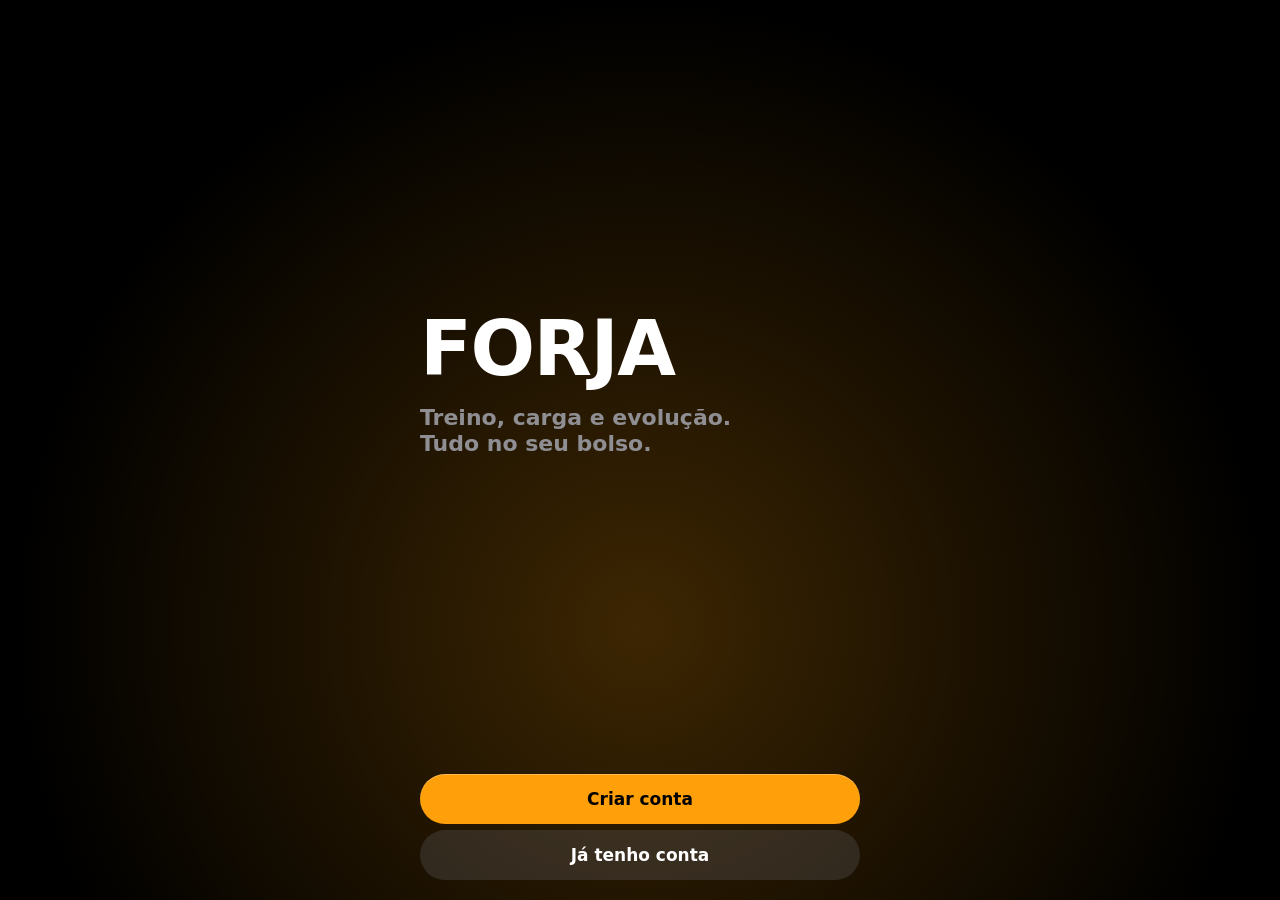
<file: index.html>
<!doctype html>
<html lang="pt-BR" data-theme="dark">
<head>
  <meta charset="utf-8">
  <meta name="viewport" content="width=device-width, initial-scale=1, viewport-fit=cover">
  <meta name="theme-color" content="#000000">
  <meta name="color-scheme" content="dark light">
  <meta name="apple-mobile-web-app-capable" content="yes">
  <meta name="mobile-web-app-capable" content="yes">
  <meta name="apple-mobile-web-app-status-bar-style" content="black-translucent">
  <meta name="apple-mobile-web-app-title" content="FORJA">
  <meta name="description" content="FORJA — treinos, cargas e evolução.">
  <title>FORJA</title>
  <link rel="icon" href="assets/icons/icon.svg" type="image/svg+xml">
  <link rel="apple-touch-icon" href="assets/icons/icon.svg">

  <!-- Aplica tema e preferência de movimento antes da primeira pintura (evita flash) -->
  <script>
    (function () {
      try {
        // Preferências da conta logada (forja.u.<id>.settings); antes do login, as antigas
        var sess = JSON.parse(localStorage.getItem('forja.session') || 'null');
        var key = sess && sess.user ? 'forja.u.' + sess.user.id + '.settings' : 'forja.settings';
        var s = JSON.parse(localStorage.getItem(key) || '{}');
        if (sess && sess.user && sess.user.plan === 'premium') document.documentElement.classList.add('is-premium');
        var t = s.theme || 'dark';
        if (t === 'system') t = matchMedia('(prefers-color-scheme: light)').matches ? 'light' : 'dark';
        document.documentElement.setAttribute('data-theme', t);
        if (s.animations === false) document.documentElement.classList.add('no-motion');
      } catch (e) {}
    })();
  </script>

  <link rel="stylesheet" href="css/style.css">
  <!-- Reset + utilitários (antes vinham do Tailwind via CDN). Fica depois de style.css de propósito. -->
  <link rel="stylesheet" href="css/base.css">
</head>
<body>
  <div id="app" class="app" hidden>
    <header id="topbar" class="topbar" aria-hidden="true">
      <span id="topbar-title" class="topbar-title"></span>
    </header>

    <main id="view" class="view" tabindex="-1"></main>

    <nav id="tabbar" class="tabbar" aria-label="Navegação principal"></nav>
  </div>

  <!-- Treino em andamento, minimizado -->
  <button id="active-bar" class="active-bar" type="button" hidden aria-label="Voltar ao treino em andamento"></button>

  <!-- Modo treino (tela cheia, sem barra de navegação) -->
  <div id="training" class="training" hidden role="dialog" aria-modal="true" aria-label="Modo treino"></div>

  <div id="onboarding" class="onboarding" hidden></div>

  <!-- Entrar / criar conta / escolher plano -->
  <div id="auth" class="onboarding auth" hidden></div>

  <div id="toast-host" class="toast-host" aria-live="polite"></div>

  <script src="js/config.js"></script>
  <script src="js/utils.js"></script>
  <script src="js/storage.js"></script>
  <script src="js/backend.js"></script>
  <script src="js/statistics.js"></script>
  <script src="js/exercises.js"></script>
  <script src="js/workouts.js"></script>
  <script src="js/sessions.js"></script>
  <script src="js/programs.js"></script>
  <script src="js/balance.js"></script>
  <script src="js/reminders.js"></script>
  <script src="js/progress.js"></script>
  <script src="js/share.js"></script>
  <script src="js/plans.js"></script>
  <script src="js/auth.js"></script>
  <script src="js/app.js"></script>
</body>
</html>
</file>
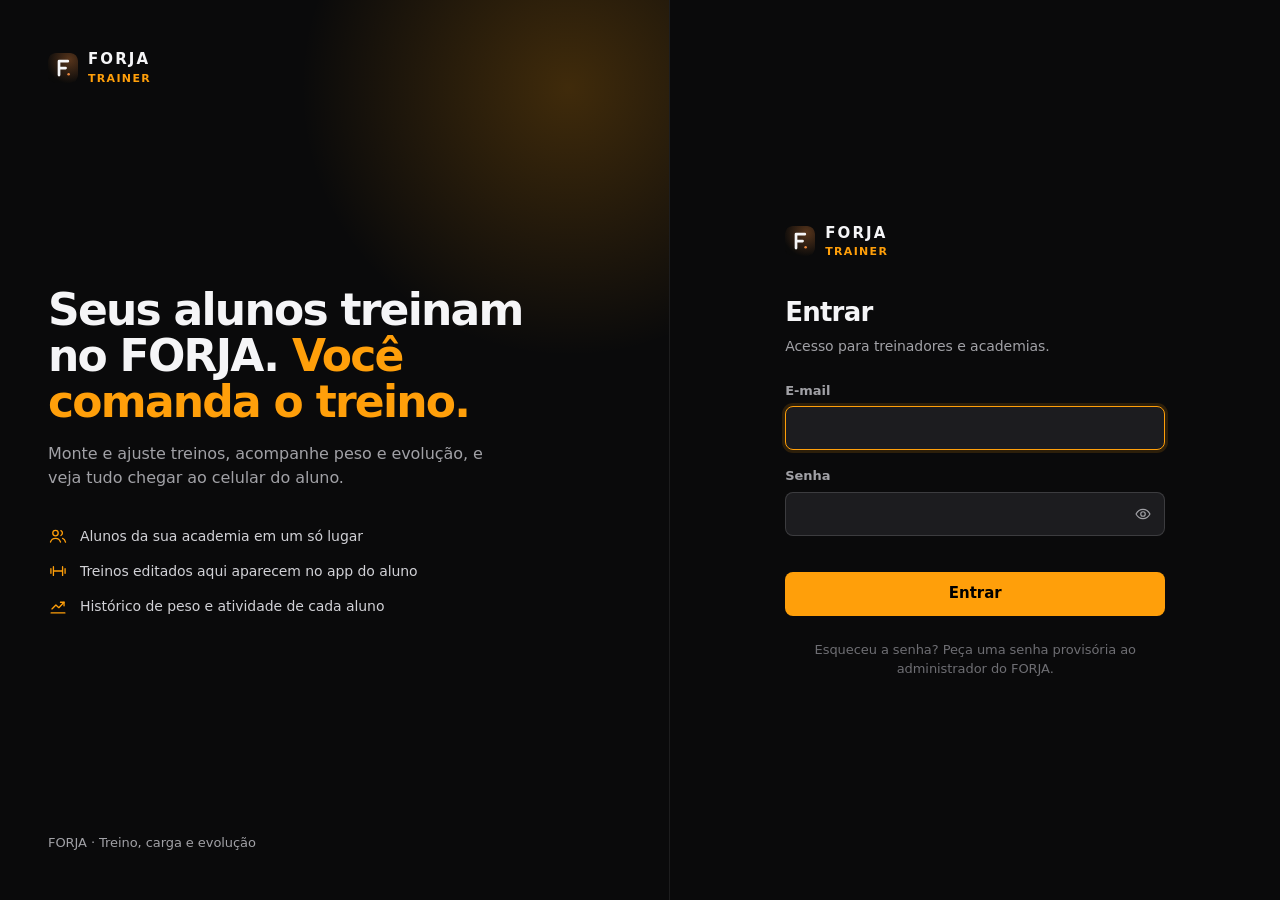
<file: trainer/index.html>
<!doctype html>
<html lang="pt-BR" data-theme="dark">
<head>
  <meta charset="utf-8">
  <meta name="viewport" content="width=device-width, initial-scale=1">
  <meta name="color-scheme" content="dark light">
  <meta name="robots" content="noindex">
  <meta name="description" content="FORJA Trainer — gestão de alunos e treinos para academias.">
  <title>FORJA Trainer</title>
  <link rel="icon" href="../assets/icons/icon.svg" type="image/svg+xml">

  <!-- Tema antes da primeira pintura (preferência local, não é dado de negócio) -->
  <script>
    (function () {
      try {
        var t = localStorage.getItem('forja.trainer.theme') || 'dark';
        if (t === 'system') t = matchMedia('(prefers-color-scheme: light)').matches ? 'light' : 'dark';
        document.documentElement.setAttribute('data-theme', t);
      } catch (e) {}
    })();
  </script>
  <link rel="stylesheet" href="css/trainer.css">
</head>
<body>
  <div id="root"></div>
  <div id="toasts" class="toasts" aria-live="polite"></div>

  <!-- Reaproveitado do app FORJA: configuração (URL do Apps Script), utilitários/ícones e a biblioteca de exercícios -->
  <script src="../js/config.js"></script>
  <script src="../js/utils.js"></script>
  <script>
    // A biblioteca de exercícios do app lê os exercícios personalizados do Store.
    // No Dashboard, o "Store" só guarda os personalizados do aluno aberto (vindos da API).
    window.Store = (function () {
      var custom = [];
      return {
        get: function (key) { return key === 'exercises' ? custom : key === 'settings' ? { unit: 'kg' } : []; },
        update: function () {}, set: function () {},
        setCustomExercises: function (list) { custom = Object.freeze((list || []).slice()); }
      };
    })();
  </script>
  <script src="../js/exercises.js"></script>

  <script src="js/api.js"></script>
  <script src="js/ui.js"></script>
  <script src="js/views.js"></script>
  <script src="js/editor.js"></script>
  <script src="js/app.js"></script>
</body>
</html>
</file>
<file: css/style.css>
/* ==========================================================================
   FORJA — Design System
   Tokens · Tipografia · Componentes · Movimento
   ========================================================================== */

/* ---------- Tokens ---------- */
:root {
  --font: -apple-system, BlinkMacSystemFont, "SF Pro Text", "SF Pro Display", "Segoe UI Variable Text", "Segoe UI", Roboto, Inter, system-ui, sans-serif;
  --font-rounded: ui-rounded, "SF Pro Rounded", -apple-system, BlinkMacSystemFont, "Segoe UI Variable Display", "Segoe UI", Roboto, system-ui, sans-serif;

  --ease-out: cubic-bezier(.22, 1, .36, 1);
  --ease-sheet: cubic-bezier(.32, .72, 0, 1);
  --dur-1: 150ms;
  --dur-2: 200ms;
  --dur-3: 300ms;

  --r-xl: 28px;
  --r-lg: 22px;
  --r-md: 16px;
  --r-sm: 12px;

  --safe-top: env(safe-area-inset-top, 0px);
  --safe-bottom: env(safe-area-inset-bottom, 0px);
  --safe-left: env(safe-area-inset-left, 0px);
  --safe-right: env(safe-area-inset-right, 0px);

  --gutter: 20px;
  --app-w: 520px;
  --tab-h: 58px;
  --top-h: 48px;
}

:root,
[data-theme="dark"] {
  /* Cores do sistema iOS (modo escuro, fundo agrupado) */
  --bg: #000000;
  --surface: #1C1C1E;
  --surface-2: #2C2C2E;
  --surface-3: #3A3A3C;
  --text: #FFFFFF;
  --text-2: #8E8E93;
  --text-3: #48484A;
  --sep: rgba(84, 84, 88, 0.55);
  --hairline: rgba(255, 255, 255, 0.07);
  --fill: rgba(118, 118, 128, 0.24);
  --fill-2: rgba(118, 118, 128, 0.18);

  --accent: #FF9F0A;             /* systemOrange */
  --chart: #FF9F0A;
  --accent-soft: rgba(255, 159, 10, 0.16);
  --accent-glow: rgba(255, 159, 10, 0.24);
  --on-accent: #000000;

  --glass: rgba(28, 28, 30, 0.62);
  --glass-strong: rgba(36, 36, 38, 0.78);
  --glass-edge: rgba(255, 255, 255, 0.14);
  --glass-shine: rgba(255, 255, 255, 0.10);
  --sheet-bg: #1C1C1E;
  --sheet-fill: #2C2C2E;
  --backdrop: rgba(0, 0, 0, 0.48);
  --shadow-card: none;
  --shadow-float: 0 12px 36px rgba(0, 0, 0, 0.55);
  --thumb: #636366;
  --seg-thumb: #636366;

  --danger: #FF453A;
  --success: #30D158;
  --blue: #0A84FF; --green: #30D158; --red: #FF453A; --purple: #BF5AF2; --pink: #FF375F;
  --indigo: #5E5CE6; --teal: #40C8E0; --yellow: #FFD60A; --gray: #8E8E93; --orange: #FF9F0A;
  color-scheme: dark;
}

[data-theme="light"] {
  /* Cores do sistema iOS (modo claro, fundo agrupado) */
  --bg: #F2F2F7;
  --surface: #FFFFFF;
  --surface-2: #EEEEF0;
  --surface-3: #E3E3E8;
  --text: #000000;
  --text-2: #6D6D72;
  --text-3: #C4C4C7;
  --sep: rgba(60, 60, 67, 0.2);
  --hairline: rgba(0, 0, 0, 0.05);
  --fill: rgba(118, 118, 128, 0.12);
  --fill-2: rgba(118, 118, 128, 0.08);

  --accent: #BF5A00;             /* laranja do iOS, escurecido para ler bem sobre branco */
  --chart: #E06B00;
  --accent-soft: rgba(255, 149, 0, 0.13);
  --accent-glow: rgba(255, 149, 0, 0.22);
  --on-accent: #FFFFFF;

  --glass: rgba(255, 255, 255, 0.62);
  --glass-strong: rgba(255, 255, 255, 0.82);
  --glass-edge: rgba(255, 255, 255, 0.7);
  --glass-shine: rgba(255, 255, 255, 0.55);
  --sheet-bg: #F2F2F7;
  --sheet-fill: #FFFFFF;
  --backdrop: rgba(0, 0, 0, 0.22);
  --shadow-card: none;
  --shadow-float: 0 10px 30px rgba(0, 0, 0, 0.12);
  --thumb: #FFFFFF;
  --seg-thumb: #FFFFFF;

  --danger: #FF3B30;
  --success: #34C759;
  --blue: #007AFF; --green: #34C759; --red: #FF3B30; --purple: #AF52DE; --pink: #FF2D55;
  --indigo: #5856D6; --teal: #30B0C7; --yellow: #FFCC00; --gray: #8E8E93; --orange: #FF9500;
  color-scheme: light;
}

/* ---------- Base ---------- */
html {
  background: var(--bg);
  -webkit-text-size-adjust: 100%;
  text-size-adjust: 100%;
}

body {
  margin: 0;
  min-height: 100dvh;
  background: var(--bg);
  color: var(--text);
  font-family: var(--font);
  font-size: 17px;
  line-height: 1.4;
  letter-spacing: -0.01em;
  -webkit-font-smoothing: antialiased;
  -moz-osx-font-smoothing: grayscale;
  -webkit-tap-highlight-color: transparent;
  overscroll-behavior-y: none;
  transition: background-color var(--dur-3) ease, color var(--dur-3) ease;
}

::selection { background: var(--accent-soft); }

.lock-scroll { overflow: hidden; }

button { -webkit-user-select: none; user-select: none; touch-action: manipulation; }

:focus-visible { outline: 2px solid var(--accent); outline-offset: 3px; border-radius: 8px; }

.num { font-variant-numeric: tabular-nums; }

/* ---------- Tipografia ---------- */
.t-display {
  font-size: clamp(56px, 18vw, 76px);
  font-weight: 800;
  letter-spacing: -0.045em;
  line-height: 0.95;
}
.t-large-title {
  font-size: 34px;
  font-weight: 700;
  letter-spacing: -0.03em;
  line-height: 1.08;
}
.t-title {
  font-size: 28px;
  font-weight: 700;
  letter-spacing: -0.025em;
  line-height: 1.12;
}
.t-title-2 {
  font-size: 22px;
  font-weight: 600;
  letter-spacing: -0.02em;
  line-height: 1.2;
}
.t-headline { font-size: 17px; font-weight: 600; letter-spacing: -0.015em; }
.t-body { font-size: 17px; }
.t-sub { font-size: 17px; color: var(--text-2); line-height: 1.45; }
.t-callout { font-size: 15px; color: var(--text-2); line-height: 1.45; }
.t-footnote { font-size: 13px; color: var(--text-2); line-height: 1.4; }
.t-eyebrow {
  font-size: 12px;
  font-weight: 600;
  letter-spacing: 0.09em;
  text-transform: uppercase;
  color: var(--text-2);
}
.t-muted { color: var(--text-2); }
.t-faint { color: var(--text-3); }
.t-accent { color: var(--accent); }

.wordmark {
  font-weight: 800;
  letter-spacing: 0.22em;
  font-size: 13px;
}

/* ---------- Layout do app ---------- */
.app {
  position: relative;
  max-width: var(--app-w);
  margin: 0 auto;
  min-height: 100dvh;
}

/* clip (e não hidden): corta o deslize lateral das transições sem quebrar a navbar sticky */
.view { outline: none; overflow-x: clip; }

.page {
  padding: calc(var(--safe-top) + 20px) calc(var(--gutter) + var(--safe-right))
           calc(var(--tab-h) + var(--safe-bottom) + 48px) calc(var(--gutter) + var(--safe-left));
}

.page-header {
  display: flex;
  align-items: flex-end;
  justify-content: space-between;
  gap: 16px;
  padding-top: 28px;
}
.page-header .icon-btn { margin-bottom: 2px; flex: none; }

.section { margin-top: 48px; }

.chips { display: flex; flex-wrap: wrap; gap: 8px; }
.chip {
  display: inline-flex;
  align-items: center;
  height: 36px;
  padding: 0 16px;
  border-radius: 9999px;
  background: var(--surface-2);
  color: var(--text);
  font-size: 15px;
  font-weight: 500;
}

.workout-swatch {
  flex: none;
  width: 10px; height: 10px;
  border-radius: 50%;
  background: var(--tint);
  box-shadow: 0 0 12px color-mix(in srgb, var(--tint) 60%, transparent);
}

.metrics-empty .metric-value { color: var(--text-3); }
.section-head {
  display: flex;
  align-items: baseline;
  justify-content: space-between;
  margin-bottom: 14px;
}

/* ---------- Top bar (título compacto ao rolar) ---------- */
.topbar {
  position: fixed;
  top: 0;
  left: 50%;
  z-index: 30;
  width: 100%;
  max-width: var(--app-w);
  height: calc(var(--top-h) + var(--safe-top));
  padding-top: var(--safe-top);
  transform: translateX(-50%);
  display: flex;
  align-items: center;
  justify-content: center;
  background: var(--glass);
  -webkit-backdrop-filter: saturate(180%) blur(20px);
  backdrop-filter: saturate(180%) blur(20px);
  border-bottom: 0.5px solid var(--sep);
  opacity: 0;
  pointer-events: none;
  transition: opacity var(--dur-2) var(--ease-out);
}
.topbar.is-visible { opacity: 1; pointer-events: auto; }
.topbar-title {
  font-size: 17px;
  font-weight: 600;
  letter-spacing: -0.015em;
  transform: translateY(4px);
  transition: transform var(--dur-3) var(--ease-out);
}
.topbar.is-visible .topbar-title { transform: none; }

/* ---------- Tab bar ---------- */
.tabbar {
  position: fixed;
  bottom: 0;
  left: 50%;
  z-index: 40;
  width: 100%;
  max-width: var(--app-w);
  transform: translateX(-50%);
  display: grid;
  grid-template-columns: repeat(5, 1fr);
  padding: 0 calc(6px + var(--safe-right)) var(--safe-bottom) calc(6px + var(--safe-left));
  background: var(--glass);
  -webkit-backdrop-filter: saturate(180%) blur(20px);
  backdrop-filter: saturate(180%) blur(20px);
  border-top: 0.5px solid var(--sep);
  transition: transform var(--dur-3) var(--ease-out), opacity var(--dur-2) ease;
}
.tabbar.is-hidden { transform: translate(-50%, 110%); opacity: 0; }

.tab {
  height: var(--tab-h);
  display: flex;
  flex-direction: column;
  align-items: center;
  justify-content: center;
  gap: 4px;
  color: var(--text-2);
  font-size: 10px;
  font-weight: 500;
  letter-spacing: 0.01em;
  transition: color var(--dur-2) ease;
}
.tab svg { transition: transform var(--dur-1) var(--ease-out); }
.tab:active svg { transform: scale(0.88); }
.tab[aria-current="page"] { color: var(--text); }
.tab[aria-current="page"] svg { stroke-width: 2; }

/* ---------- Home ---------- */
.home-top {
  display: flex;
  align-items: center;
  justify-content: space-between;
  height: 32px;
}
.home-hello { margin-top: 40px; }

/* ---------- Perfil ---------- */
.profile-id {
  display: flex;
  align-items: center;
  gap: 18px;
  width: 100%;
  margin-top: 28px;
  padding: 4px 0;
  text-align: left;
  color: var(--text);
}

/* ---------- Superfícies ---------- */
.card {
  background: var(--surface);
  border-radius: var(--r-lg);
  box-shadow: var(--shadow-card);
  padding: 22px;
  position: relative;
}
[data-theme="dark"] .card { box-shadow: 0 0 0 0.5px var(--hairline), var(--shadow-card); }

.pressable {
  cursor: pointer;
  transition: transform var(--dur-1) var(--ease-out), background-color var(--dur-2) ease, opacity var(--dur-1) ease;
}
.pressable:active { transform: scale(0.975); }

/* Hero — o elemento dominante da Home */
.hero {
  --tint: var(--accent);
  position: relative;
  overflow: hidden;
  isolation: isolate;
  border-radius: var(--r-xl);
  background: var(--surface);
  padding: 30px 26px 26px;
  min-height: 300px;
  display: flex;
  flex-direction: column;
}
[data-theme="dark"] .hero { box-shadow: 0 0 0 0.5px var(--hairline), var(--shadow-card); }
[data-theme="light"] .hero { box-shadow: var(--shadow-card); }

.hero::before {
  content: "";
  position: absolute;
  z-index: -1;
  top: -45%;
  right: -35%;
  width: 115%;
  aspect-ratio: 1;
  border-radius: 50%;
  background: radial-gradient(closest-side, color-mix(in srgb, var(--tint) 30%, transparent), transparent);
  opacity: 0.9;
  animation: glow 9s ease-in-out infinite alternate;
}
[data-theme="light"] .hero::before { opacity: 0.55; }

.hero::after {
  content: "";
  position: absolute;
  z-index: -1;
  inset: 0;
  opacity: 0.07;
  mix-blend-mode: overlay;
  pointer-events: none;
  background-image: url("data:image/svg+xml,%3Csvg xmlns='http://www.w3.org/2000/svg' width='160' height='160'%3E%3Cfilter id='n'%3E%3CfeTurbulence type='fractalNoise' baseFrequency='.85' numOctaves='2' stitchTiles='stitch'/%3E%3C/filter%3E%3Crect width='100%25' height='100%25' filter='url(%23n)'/%3E%3C/svg%3E");
}

@keyframes glow {
  from { transform: translate3d(0, 0, 0) scale(1); }
  to   { transform: translate3d(-6%, 5%, 0) scale(1.08); }
}

.hero-name {
  font-size: clamp(40px, 12vw, 52px);
  font-weight: 700;
  letter-spacing: -0.04em;
  line-height: 0.98;
}
.hero-meta { margin-top: 12px; font-size: 19px; font-weight: 500; letter-spacing: -0.015em; }
.hero-foot { margin-top: auto; padding-top: 36px; display: flex; align-items: center; justify-content: space-between; gap: 16px; }

.hero-icon {
  width: 52px; height: 52px;
  border-radius: 16px;
  display: grid; place-items: center;
  background: var(--accent-soft);
  color: var(--accent);
  margin-bottom: 28px;
}

/* Estatísticas grandes, com respiro */
.stats {
  display: grid;
  grid-template-columns: repeat(3, minmax(0, 1fr));
  gap: 12px;
}
.stat { display: flex; flex-direction: column; gap: 6px; min-width: 0; }
.stat-value {
  font-size: 30px;
  font-weight: 700;
  letter-spacing: -0.035em;
  line-height: 1;
  font-variant-numeric: tabular-nums;
  white-space: nowrap;
}
.stat-value small { font-size: 0.55em; font-weight: 600; letter-spacing: -0.01em; color: var(--text-2); margin-left: 2px; }
.stat-label { font-size: 12px; font-weight: 600; letter-spacing: 0.08em; text-transform: uppercase; color: var(--text-2); }
.stats.is-empty .stat-value { color: var(--text-3); }

/* Estatística grande isolada (Evolução) */
.metric { padding: 22px 0; border-top: 0.5px solid var(--sep); }
.metric:first-child { border-top: 0; padding-top: 0; }
.metric-value {
  font-size: 48px;
  font-weight: 700;
  letter-spacing: -0.045em;
  line-height: 1;
  font-variant-numeric: tabular-nums;
  margin-top: 10px;
}
.metric-value small { font-size: 0.42em; font-weight: 600; color: var(--text-2); letter-spacing: -0.01em; margin-left: 4px; }

/* ---------- Botões ---------- */
.btn {
  display: inline-flex;
  align-items: center;
  justify-content: center;
  gap: 8px;
  height: 52px;
  padding: 0 26px;
  border-radius: 9999px;
  font-size: 17px;
  font-weight: 600;
  letter-spacing: -0.015em;
  white-space: nowrap;
  cursor: pointer;
  transition: transform var(--dur-1) var(--ease-out), opacity var(--dur-2) ease, background-color var(--dur-2) ease, color var(--dur-2) ease;
}
.btn:active { transform: scale(0.965); }
.btn:disabled, .btn[aria-disabled="true"] { opacity: 0.32; pointer-events: none; }
.btn-primary { background: var(--accent); color: var(--on-accent); }
.btn-primary:active { opacity: 0.88; }
.btn-secondary { background: var(--surface-2); color: var(--text); }
.btn-ghost { background: transparent; color: var(--text); padding: 0 16px; }
.btn-ghost.is-muted { color: var(--text-2); }
.btn-danger { background: color-mix(in srgb, var(--danger) 14%, transparent); color: var(--danger); }
.btn-block { width: 100%; }
.btn-sm { height: 40px; padding: 0 18px; font-size: 15px; }

.icon-btn {
  width: 40px; height: 40px;
  display: inline-grid; place-items: center;
  border-radius: 50%;
  background: var(--surface-2);
  color: var(--text);
  cursor: pointer;
  transition: transform var(--dur-1) var(--ease-out), background-color var(--dur-2) ease;
}
.icon-btn:active { transform: scale(0.9); }
.icon-btn.is-plain { background: transparent; }

/* ---------- Listas agrupadas ---------- */
.group {
  background: var(--surface);
  border-radius: var(--r-lg);
  overflow: hidden;
}
[data-theme="dark"] .group { box-shadow: 0 0 0 0.5px var(--hairline); }
[data-theme="light"] .group { box-shadow: 0 1px 2px rgba(0, 0, 0, 0.03); }

.group-label { margin: 0 4px 10px; }
.group-note { margin: 10px 4px 0; }

.row {
  position: relative;
  display: flex;
  align-items: center;
  gap: 14px;
  width: 100%;
  min-height: 56px;
  padding: 12px 18px;
  text-align: left;
  color: var(--text);
  background: transparent;
  transition: background-color var(--dur-1) ease;
}
button.row, a.row, .row.is-tappable { cursor: pointer; }
button.row:active, a.row:active, .row.is-tappable:active { background: var(--surface-2); }
.row + .row::before {
  content: "";
  position: absolute;
  top: 0;
  left: 18px;
  right: 0;
  height: 0.5px;
  background: var(--sep);
}
.row-main { flex: 1; min-width: 0; }
.row-title { font-size: 17px; letter-spacing: -0.015em; }
.row-sub { font-size: 13px; color: var(--text-2); margin-top: 2px; }
.row-value { color: var(--text-2); font-size: 17px; font-variant-numeric: tabular-nums; white-space: nowrap; }
.row-chevron { color: var(--text-3); flex: none; }
.row-icon { flex: none; display: grid; place-items: center; width: 24px; color: var(--text-2); }
.row.is-danger .row-title, .row.is-danger .row-icon { color: var(--danger); }
.row-control { flex: none; width: 216px; }
.row-control.is-narrow { width: 112px; }
.group.has-icons .row + .row::before { left: 56px; }

/* ---------- Campos ---------- */
.field {
  display: block;
  width: 100%;
  height: 56px;
  padding: 0 18px;
  border-radius: var(--r-md);
  background: var(--surface-2);
  color: var(--text);
  font-size: 17px;
  letter-spacing: -0.015em;
  border: 1px solid transparent;
  outline: none;
  -webkit-appearance: none;
  appearance: none;
  transition: border-color var(--dur-2) ease, box-shadow var(--dur-2) ease, background-color var(--dur-2) ease;
}
.field::placeholder { color: var(--text-3); }
.field:focus { border-color: color-mix(in srgb, var(--accent) 55%, transparent); box-shadow: 0 0 0 4px var(--accent-soft); }
.field.is-invalid { border-color: color-mix(in srgb, var(--danger) 60%, transparent); box-shadow: 0 0 0 4px color-mix(in srgb, var(--danger) 12%, transparent); }

.field-wrap { position: relative; }
.field-suffix {
  position: absolute; right: 18px; top: 50%;
  transform: translateY(-50%);
  color: var(--text-2);
  font-size: 17px;
  pointer-events: none;
}
.field-error { min-height: 20px; margin-top: 8px; font-size: 13px; color: var(--danger); }

/* ---------- Controle segmentado ---------- */
.segmented {
  --count: 2;
  --index: 0;
  position: relative;
  display: grid;
  grid-template-columns: repeat(var(--count), minmax(0, 1fr));
  padding: 3px;
  border-radius: 12px;
  background: var(--surface-2);
  isolation: isolate;
}
.segmented-thumb {
  position: absolute;
  z-index: -1;
  top: 3px; bottom: 3px; left: 3px;
  width: calc((100% - 6px) / var(--count));
  border-radius: 9px;
  background: var(--seg-thumb);
  box-shadow: 0 3px 8px rgba(0, 0, 0, 0.12), 0 0 0 0.5px rgba(0, 0, 0, 0.04);
  transform: translateX(calc(var(--index) * 100%));
  transition: transform var(--dur-3) var(--ease-out);
}
.segmented button {
  height: 34px;
  font-size: 14px;
  font-weight: 500;
  color: var(--text-2);
  border-radius: 9px;
  transition: color var(--dur-2) ease;
}
.segmented button[aria-checked="true"] { color: var(--text); font-weight: 600; }

/* ---------- Toggle ---------- */
.toggle {
  position: relative;
  flex: none;
  width: 51px;
  height: 31px;
  border-radius: 9999px;
  background: var(--surface-3);
  cursor: pointer;
  transition: background-color var(--dur-2) ease;
}
.toggle::after {
  content: "";
  position: absolute;
  top: 2px; left: 2px;
  width: 27px; height: 27px;
  border-radius: 50%;
  background: #fff;
  box-shadow: 0 3px 8px rgba(0, 0, 0, 0.15), 0 1px 1px rgba(0, 0, 0, 0.16);
  transition: transform var(--dur-2) var(--ease-out), width var(--dur-1) ease;
}
.toggle:active::after { width: 32px; }
.toggle[aria-checked="true"] { background: var(--accent); }
.toggle[aria-checked="true"]::after { transform: translateX(20px); }
.toggle[aria-checked="true"]:active::after { transform: translateX(15px); }

/* ---------- Opções selecionáveis ---------- */
.option {
  display: flex;
  align-items: center;
  justify-content: space-between;
  gap: 12px;
  width: 100%;
  min-height: 60px;
  padding: 0 20px;
  border-radius: var(--r-md);
  background: var(--surface-2);
  color: var(--text);
  font-size: 17px;
  font-weight: 500;
  letter-spacing: -0.015em;
  text-align: left;
  cursor: pointer;
  box-shadow: inset 0 0 0 1.5px transparent;
  transition: transform var(--dur-1) var(--ease-out), box-shadow var(--dur-2) ease, background-color var(--dur-2) ease;
}
.option:active { transform: scale(0.98); }
.option + .option { margin-top: 10px; }
.option .option-check {
  width: 24px; height: 24px;
  border-radius: 50%;
  display: grid; place-items: center;
  color: var(--on-accent);
  background: transparent;
  box-shadow: inset 0 0 0 1.5px var(--text-3);
  transition: background-color var(--dur-2) ease, box-shadow var(--dur-2) ease;
}
.option .option-check svg { opacity: 0; transform: scale(0.6); transition: opacity var(--dur-2) ease, transform var(--dur-2) var(--ease-out); }
.option[aria-checked="true"] { box-shadow: inset 0 0 0 1.5px var(--accent); background: var(--accent-soft); }
.option[aria-checked="true"] .option-check { background: var(--accent); box-shadow: none; }
.option[aria-checked="true"] .option-check svg { opacity: 1; transform: none; }

/* ---------- Estado vazio ---------- */
.empty {
  display: flex;
  flex-direction: column;
  align-items: flex-start;
  padding: 36px 26px 28px;
  border-radius: var(--r-xl);
  background: var(--surface);
}
[data-theme="dark"] .empty { box-shadow: 0 0 0 0.5px var(--hairline); }
.empty-icon {
  width: 52px; height: 52px;
  border-radius: 16px;
  display: grid; place-items: center;
  background: var(--surface-2);
  color: var(--text-2);
  margin-bottom: 24px;
}
.empty-title { font-size: 13px; font-weight: 700; letter-spacing: 0.09em; text-transform: uppercase; }
.empty-text { margin-top: 10px; font-size: 17px; color: var(--text-2); line-height: 1.45; max-width: 30ch; }
.empty .btn { margin-top: 28px; }

/* ---------- Bottom sheet ---------- */
.sheet-backdrop {
  position: fixed;
  inset: 0;
  z-index: 60;
  background: var(--backdrop);
  -webkit-backdrop-filter: blur(2px);
  backdrop-filter: blur(2px);
  opacity: 0;
  transition: opacity var(--dur-3) ease;
}
.sheet-backdrop.is-open { opacity: 1; }

.sheet {
  position: fixed;
  z-index: 61;
  left: 50%;
  bottom: 0;
  width: 100%;
  max-width: var(--app-w);
  max-height: calc(100dvh - var(--safe-top) - 24px);
  display: flex;
  flex-direction: column;
  border-radius: var(--r-xl) var(--r-xl) 0 0;
  background: var(--sheet-bg);
  -webkit-backdrop-filter: saturate(180%) blur(30px);
  backdrop-filter: saturate(180%) blur(30px);
  box-shadow: 0 -0.5px 0 var(--sep), 0 -20px 40px rgba(0, 0, 0, 0.25);
  transform: translate(-50%, 105%);
  transition: transform var(--dur-3) var(--ease-sheet);
  will-change: transform;
}
.sheet.is-open { transform: translate(-50%, 0); }
.sheet .option:not([aria-checked="true"]), .sheet .field { background: var(--sheet-fill); }
.sheet.is-dragging { transition: none; }

.sheet-grab {
  flex: none;
  padding: 8px var(--gutter) 0;
  touch-action: none;
  cursor: grab;
}
.sheet-handle {
  width: 36px; height: 5px;
  margin: 0 auto 14px;
  border-radius: 9999px;
  background: var(--text-3);
  opacity: 0.6;
}
.sheet-header { display: flex; align-items: center; justify-content: space-between; gap: 12px; min-height: 40px; }
.sheet-title { font-size: 22px; font-weight: 700; letter-spacing: -0.025em; }
.sheet-subtitle { margin-top: 4px; font-size: 15px; color: var(--text-2); }
.sheet-body {
  overflow-y: auto;
  overscroll-behavior: contain;
  padding: 20px var(--gutter) calc(var(--safe-bottom) + 24px);
}
.sheet-actions { display: grid; gap: 10px; margin-top: 24px; }

/* ---------- Toast ---------- */
.toast-host {
  position: fixed;
  z-index: 80;
  left: 50%;
  bottom: calc(var(--tab-h) + var(--safe-bottom) + 14px);
  transform: translateX(-50%);
  width: calc(100% - 32px);
  max-width: 420px;
  pointer-events: none;
  display: flex;
  flex-direction: column;
  align-items: center;
  gap: 8px;
}
.toast-host.is-raised { bottom: calc(var(--safe-bottom) + 20px); }
.toast {
  pointer-events: auto;
  display: flex;
  align-items: center;
  gap: 14px;
  padding: 12px 12px 12px 18px;
  min-height: 48px;
  border-radius: 9999px;
  background: var(--glass);
  -webkit-backdrop-filter: saturate(180%) blur(24px);
  backdrop-filter: saturate(180%) blur(24px);
  box-shadow: 0 0 0 0.5px var(--sep), var(--shadow-float);
  font-size: 15px;
  font-weight: 500;
  opacity: 0;
  transform: translateY(12px) scale(0.98);
  transition: opacity var(--dur-2) ease, transform var(--dur-3) var(--ease-out);
}
.toast.is-in { opacity: 1; transform: none; }
.toast-icon { color: var(--accent); display: grid; }
.toast-action { margin-left: auto; padding: 6px 12px; border-radius: 9999px; color: var(--accent); font-weight: 600; }

/* ---------- Onboarding ---------- */
.onboarding {
  position: fixed;
  inset: 0;
  z-index: 50;
  height: var(--vvh, 100dvh);
  background: var(--bg);
  overflow: hidden;
}
.onboarding::before {
  content: "";
  position: absolute;
  top: -30%;
  left: 50%;
  width: 140%;
  aspect-ratio: 1;
  transform: translateX(-50%);
  border-radius: 50%;
  background: radial-gradient(closest-side, var(--accent-glow), transparent 70%);
  opacity: 0.55;
  pointer-events: none;
  transition: opacity 600ms ease;
}
.onboarding[data-step="welcome"]::before,
.onboarding[data-step="done"]::before { opacity: 1; }

.ob-frame {
  position: relative;
  height: 100%;
  max-width: 480px;
  margin: 0 auto;
  display: flex;
  flex-direction: column;
  padding: calc(var(--safe-top) + 12px) calc(var(--gutter) + var(--safe-right)) calc(var(--safe-bottom) + 20px) calc(var(--gutter) + var(--safe-left));
}
.ob-nav { height: 44px; display: flex; align-items: center; justify-content: space-between; gap: 16px; flex: none; }
.ob-progress { flex: 1; height: 3px; border-radius: 9999px; background: var(--surface-2); overflow: hidden; }
.ob-progress span { display: block; height: 100%; background: var(--accent); border-radius: inherit; transition: width 400ms var(--ease-out); }
.ob-step { flex: 1; min-height: 0; display: flex; flex-direction: column; overflow-y: auto; overflow-x: hidden; }
.ob-content { padding-top: clamp(16px, 7vh, 72px); }
.ob-foot { flex: none; display: grid; gap: 6px; margin-top: auto; padding-top: 16px; }

.ob-input {
  width: 100%;
  background: transparent;
  border: 0;
  outline: none;
  color: var(--text);
  font-size: 32px;
  font-weight: 600;
  letter-spacing: -0.03em;
  padding: 6px 0 12px;
  border-bottom: 1.5px solid var(--sep);
  border-radius: 0;
  caret-color: var(--accent);
  transition: border-color var(--dur-2) ease;
}
.ob-input::placeholder { color: var(--text-3); }
.ob-input:focus { border-bottom-color: var(--accent); }
.ob-input-wrap {
  position: relative;
  display: flex;
  align-items: baseline;
  gap: 8px;
  border-bottom: 1.5px solid var(--sep);
  transition: border-color var(--dur-2) ease;
  cursor: text;
}
.ob-input-wrap:focus-within { border-bottom-color: var(--accent); }
.ob-input-wrap .ob-input { border-bottom: 0; width: 4ch; max-width: 100%; }
.ob-input-wrap .ob-unit { font-size: 22px; font-weight: 600; color: var(--text-2); flex: none; }

.ob-check {
  width: 88px; height: 88px;
  border-radius: 50%;
  display: grid; place-items: center;
  background: var(--accent-soft);
  color: var(--accent);
  margin-bottom: 36px;
}
.ob-check path {
  stroke-dasharray: 30;
  stroke-dashoffset: 30;
  animation: draw 500ms var(--ease-out) 200ms forwards;
}
@keyframes draw { to { stroke-dashoffset: 0; } }

/* ---------- Navbar das telas internas ---------- */
.navbar {
  position: sticky;
  top: 0;
  z-index: 30;
  display: grid;
  grid-template-columns: 1fr auto 1fr;
  align-items: center;
  gap: 8px;
  height: calc(var(--top-h) + var(--safe-top));
  padding: var(--safe-top) calc(12px + var(--safe-right)) 0 calc(6px + var(--safe-left));
  border-bottom: 0.5px solid transparent;
  transition: background-color var(--dur-2) ease, border-color var(--dur-2) ease;
}
.navbar.is-scrolled {
  background: var(--glass);
  -webkit-backdrop-filter: saturate(180%) blur(20px);
  backdrop-filter: saturate(180%) blur(20px);
  border-bottom-color: var(--sep);
}
.nav-back {
  justify-self: start;
  display: inline-flex;
  align-items: center;
  gap: 0;
  height: 44px;
  padding: 0 8px 0 0;
  color: var(--accent);
  font-size: 17px;
  letter-spacing: -0.015em;
  transition: opacity var(--dur-1) ease;
}
.nav-back:active { opacity: 0.5; }
.navbar-title {
  max-width: 52vw;
  font-size: 17px;
  font-weight: 600;
  letter-spacing: -0.015em;
  white-space: nowrap;
  overflow: hidden;
  text-overflow: ellipsis;
  opacity: 0;
  transform: translateY(4px);
  transition: opacity var(--dur-2) ease, transform var(--dur-3) var(--ease-out);
}
.navbar.is-scrolled .navbar-title { opacity: 1; transform: none; }
.navbar-actions { justify-self: end; display: flex; gap: 8px; }
.page.has-navbar { padding-top: 4px; }

.text-btn {
  height: 36px;
  padding: 0 4px;
  color: var(--accent);
  font-size: 17px;
  font-weight: 500;
  letter-spacing: -0.015em;
  transition: opacity var(--dur-1) ease;
}
.text-btn:active { opacity: 0.5; }

.badge {
  display: inline-flex;
  align-items: center;
  height: 22px;
  padding: 0 9px;
  margin-bottom: 12px;
  border-radius: 9999px;
  background: var(--accent-soft);
  color: var(--accent);
  font-size: 11px;
  font-weight: 700;
  letter-spacing: 0.08em;
  text-transform: uppercase;
}
.tag {
  display: inline-block;
  margin-left: 8px;
  padding: 1px 7px;
  border-radius: 6px;
  background: var(--surface-2);
  color: var(--text-2);
  font-size: 11px;
  font-weight: 600;
  letter-spacing: 0.02em;
  vertical-align: 2px;
}

/* ---------- Lista de treinos ---------- */
.workout-list { display: grid; gap: 12px; }
.workout-card {
  --tint: var(--accent);
  position: relative;
  overflow: hidden;
  isolation: isolate;
  display: flex;
  align-items: center;
  gap: 12px;
  border-radius: var(--r-lg);
  background: var(--surface);
  transition: transform var(--dur-1) var(--ease-out), box-shadow var(--dur-2) ease;
}
[data-theme="dark"] .workout-card { box-shadow: 0 0 0 0.5px var(--hairline); }
[data-theme="light"] .workout-card { box-shadow: 0 1px 2px rgba(0, 0, 0, 0.04); }
.workout-card::before {
  content: "";
  position: absolute;
  z-index: -1;
  top: -60%;
  right: -20%;
  width: 60%;
  aspect-ratio: 1;
  border-radius: 50%;
  background: radial-gradient(closest-side, color-mix(in srgb, var(--tint) 16%, transparent), transparent);
  pointer-events: none;
}
.workout-card:has(.workout-card-main:active) { transform: scale(0.98); }
.workout-card-main {
  flex: 1;
  min-width: 0;
  display: flex;
  flex-direction: column;
  align-items: flex-start;
  padding: 22px 0 22px 22px;
  text-align: left;
  color: var(--text);
}
.workout-card-name {
  display: flex;
  align-items: center;
  gap: 10px;
  font-size: 24px;
  font-weight: 700;
  letter-spacing: -0.03em;
  line-height: 1.1;
}
.workout-card-name::before {
  content: "";
  flex: none;
  width: 9px; height: 9px;
  border-radius: 50%;
  background: var(--tint);
  box-shadow: 0 0 12px color-mix(in srgb, var(--tint) 70%, transparent);
}
.workout-card-meta { margin-top: 8px; font-size: 16px; font-weight: 500; letter-spacing: -0.015em; }
.workout-card-count { margin-top: 3px; font-size: 14px; color: var(--text-2); }
.workout-card-chevron { flex: none; padding-right: 18px; color: var(--text-3); }

/* ---------- Organizar (reordenar) ---------- */
.order-controls { flex: none; display: flex; align-items: center; gap: 2px; padding-right: 4px; }
.order-arrows { display: flex; flex-direction: column; gap: 2px; }
.order-btn {
  width: 32px; height: 24px;
  display: grid; place-items: center;
  border-radius: 8px;
  color: var(--text-2);
  background: var(--surface-2);
  transition: transform var(--dur-1) var(--ease-out), opacity var(--dur-2) ease;
}
.order-btn:active { transform: scale(0.88); }
.order-btn:disabled { opacity: 0.25; }
.drag-handle {
  width: 40px; height: 44px;
  display: grid; place-items: center;
  color: var(--text-3);
  cursor: grab;
  touch-action: none;
}
[data-sort-item] { position: relative; }
.is-sorting [data-sort-item] { transition: transform var(--dur-2) var(--ease-out); }
.is-sorting [data-sort-item].is-dragging {
  z-index: 5;
  transition: none;
  cursor: grabbing;
  background: var(--surface-2);
  box-shadow: var(--shadow-float);
}
.is-organizing .workout-card-main { padding-right: 8px; }

/* ---------- Detalhe do treino ---------- */
.detail-head { --tint: var(--accent); padding-top: 8px; }
.detail-head .workout-swatch { display: block; width: 12px; height: 12px; }

.item-list { counter-reset: none; }
.item-row { gap: 12px; padding-top: 0; padding-bottom: 0; min-height: 68px; }
.item-row + .item-row::before { left: 52px; }
.item-index {
  flex: none;
  width: 26px; height: 26px;
  display: grid; place-items: center;
  border-radius: 50%;
  background: var(--surface-2);
  color: var(--text-2);
  font-size: 13px;
  font-weight: 600;
}
.item-main { padding: 12px 0; text-align: left; color: var(--text); }
.clamp-2 { display: -webkit-box; -webkit-line-clamp: 2; -webkit-box-orient: vertical; overflow: hidden; line-height: 1.25; overflow-wrap: normal; hyphens: auto; }
button.item-main:active { opacity: 0.6; }
.item-scheme { flex: none; color: var(--text-2); font-size: 16px; font-weight: 500; letter-spacing: -0.01em; }
.remove-btn {
  flex: none;
  width: 26px; height: 26px;
  display: grid; place-items: center;
  border-radius: 50%;
  background: var(--danger);
  color: #fff;
  transition: transform var(--dur-1) var(--ease-out);
}
.remove-btn:active { transform: scale(0.85); }

.scheme-preview {
  font-size: 56px;
  font-weight: 700;
  letter-spacing: -0.045em;
  line-height: 1;
  text-align: center;
  padding: 12px 0 4px;
}

/* ---------- Stepper ---------- */
.stepper { display: flex; align-items: center; gap: 6px; flex: none; }
.stepper-btn {
  width: 36px; height: 36px;
  display: grid; place-items: center;
  border-radius: 50%;
  background: var(--sheet-fill, var(--surface-2));
  color: var(--text);
  transition: transform var(--dur-1) var(--ease-out), opacity var(--dur-2) ease;
}
.group .stepper-btn { background: var(--surface-2); }
.stepper-btn:active { transform: scale(0.88); }
.stepper-btn:disabled { opacity: 0.25; }
.stepper-value { min-width: 36px; text-align: center; font-size: 19px; font-weight: 600; letter-spacing: -0.02em; }
.stepper-value.tick { animation: tick 220ms var(--ease-out); }
@keyframes tick { from { transform: scale(1.18); color: var(--accent); } to { transform: none; } }

/* ---------- Busca e filtros ---------- */
.search {
  display: flex;
  align-items: center;
  gap: 10px;
  height: 44px;
  padding: 0 12px;
  border-radius: 14px;
  background: var(--surface-2);
  color: var(--text-2);
  transition: box-shadow var(--dur-2) ease;
}
.search:focus-within { box-shadow: 0 0 0 4px var(--accent-soft); }
.search input {
  flex: 1;
  min-width: 0;
  height: 100%;
  background: transparent;
  border: 0;
  outline: none;
  color: var(--text);
  font-size: 17px;
  letter-spacing: -0.015em;
  -webkit-appearance: none;
  appearance: none;
}
.search input::placeholder { color: var(--text-2); }
.search input::-webkit-search-cancel-button { display: none; }
.search-clear {
  width: 20px; height: 20px;
  display: grid; place-items: center;
  border-radius: 50%;
  background: var(--text-3);
  color: var(--bg);
}
.sheet .search { background: var(--sheet-fill); }

.chip-scroller {
  display: flex;
  gap: 8px;
  margin: 14px calc(-1 * var(--gutter)) 0;
  padding: 2px var(--gutter);
  overflow-x: auto;
  scrollbar-width: none;
  -webkit-overflow-scrolling: touch;
  scroll-padding: 0 var(--gutter);
}
.chip-scroller::-webkit-scrollbar { display: none; }
.chip { flex: none; gap: 6px; cursor: pointer; transition: background-color var(--dur-2) ease, color var(--dur-2) ease, transform var(--dur-1) var(--ease-out); }
.chip:active { transform: scale(0.95); }
.chip[aria-selected="true"], .chip.is-choice[aria-checked="true"] { background: var(--text); color: var(--bg); }
.sheet .chip:not([aria-selected="true"]):not([aria-checked="true"]) { background: var(--sheet-fill); }

.list-section + .list-section { margin-top: 28px; }
.list-section .group-label { display: flex; align-items: center; gap: 6px; }
.list-section.is-favorites .group-label { color: var(--accent); }
.list-count { margin: 0 4px 10px; }

.ex-row { min-height: 60px; padding-top: 10px; padding-bottom: 10px; }
.star-btn {
  flex: none;
  width: 40px; height: 40px;
  margin-right: -8px;
  display: grid; place-items: center;
  border-radius: 50%;
  color: var(--text-3);
  transition: color var(--dur-2) ease, transform var(--dur-1) var(--ease-out);
}
.star-btn:active { transform: scale(0.85); }
.star-btn[aria-pressed="true"] { color: var(--accent); }
.star-btn[aria-pressed="true"] svg, .fav-btn[aria-pressed="true"] svg { fill: currentColor; }
.fav-btn[aria-pressed="true"] { color: var(--accent); }
.star-btn.pop svg { animation: pop 320ms var(--ease-out); }
@keyframes pop { 0% { transform: scale(0.6); } 55% { transform: scale(1.2); } 100% { transform: none; } }

.check-circle {
  flex: none;
  width: 24px; height: 24px;
  display: grid; place-items: center;
  border-radius: 50%;
  color: var(--on-accent);
  box-shadow: inset 0 0 0 1.5px var(--text-3);
  transition: background-color var(--dur-2) ease, box-shadow var(--dur-2) ease;
}
.check-circle svg { opacity: 0; transform: scale(0.6); transition: opacity var(--dur-2) ease, transform var(--dur-2) var(--ease-out); }
.ex-row[aria-checked="true"] .check-circle { background: var(--accent); box-shadow: none; }
.ex-row[aria-checked="true"] .check-circle svg { opacity: 1; transform: none; }

.sheet .group { background: var(--sheet-fill); box-shadow: none; }
.sheet button.row:active, .sheet .row.is-tappable:active { background: var(--surface-3); }

.picker-controls {
  position: sticky;
  top: -20px;
  z-index: 2;
  margin: -20px calc(-1 * var(--gutter)) 0;
  padding: 16px var(--gutter) 12px;
  background: var(--sheet-bg);
  -webkit-backdrop-filter: blur(20px);
  backdrop-filter: blur(20px);
}
.picker-controls .chip-scroller { margin-top: 12px; }
.picker-new { margin-top: 8px; border-radius: var(--r-md); background: var(--sheet-fill); }
.picker-new .row-title { color: var(--accent); font-weight: 500; }

/* ---------- Sheet alto e rodapé fixo ---------- */
.sheet.is-tall { height: calc(100dvh - var(--safe-top) - 16px); }
.sheet.is-tall .sheet-body { flex: 1; }
.sheet-footer {
  flex: none;
  padding: 12px var(--gutter) calc(var(--safe-bottom) + 16px);
  border-top: 0.5px solid var(--sep);
}
.sheet:has(.sheet-footer) .sheet-body { padding-bottom: 16px; }

/* ---------- Formulários ---------- */
.form-label { display: block; margin: 0 4px 8px; font-size: 13px; font-weight: 600; letter-spacing: 0.02em; color: var(--text-2); }
.form .field-error { margin-top: 6px; margin-bottom: 10px; min-height: 18px; }
.form .chips + .field-error { margin-top: 8px; }
.form .chips { margin-bottom: 4px; }
.field-area { height: auto; min-height: 56px; padding: 14px 18px; line-height: 1.4; resize: none; font-family: inherit; }

.swatches { display: flex; flex-wrap: wrap; gap: 12px; padding: 4px 2px; }
.swatch {
  width: 36px; height: 36px;
  border-radius: 50%;
  background: var(--c);
  box-shadow: 0 0 0 0 var(--bg);
  transition: transform var(--dur-1) var(--ease-out), box-shadow var(--dur-2) ease;
}
.swatch:active { transform: scale(0.88); }
.swatch[aria-checked="true"] { box-shadow: 0 0 0 3px var(--sheet-bg, var(--bg)), 0 0 0 5px var(--c); }

/* ---------- Hero: área que abre o treino ---------- */
.hero-open { display: block; width: 100%; text-align: left; color: var(--text); transition: opacity var(--dur-1) ease; }
.hero-open:active { opacity: 0.7; }

/* ==========================================================================
   Modo treino
   ========================================================================== */
.training {
  position: fixed;
  inset: 0;
  z-index: 45;
  display: flex;
  justify-content: center;
  background: var(--bg);
  animation: trIn 320ms var(--ease-out) both;
}
.training.is-leaving { animation: trOut 240ms ease both; pointer-events: none; }
@keyframes trIn { from { opacity: 0; transform: translate3d(0, 28px, 0); } to { opacity: 1; transform: none; } }
@keyframes trOut { to { opacity: 0; transform: translate3d(0, 28px, 0); } }
.training-open .toast-host { bottom: calc(var(--safe-bottom) + 96px); }

.tr-frame { width: 100%; max-width: 520px; height: 100%; display: flex; flex-direction: column; }

.tr-top {
  flex: none;
  display: grid;
  grid-template-columns: 1fr auto 1fr;
  align-items: center;
  height: calc(52px + var(--safe-top));
  padding: var(--safe-top) calc(var(--gutter) - 6px + var(--safe-right)) 0 calc(var(--gutter) - 10px + var(--safe-left));
}
.tr-top > :first-child { justify-self: start; }
.tr-top > :last-child { justify-self: end; }
.tr-clock { font-size: 17px; font-weight: 600; letter-spacing: 0.02em; color: var(--text); }

.tr-segments { flex: none; display: flex; gap: 4px; padding: 6px var(--gutter) 0; }
.tr-segments span { position: relative; flex: 1; height: 3px; overflow: hidden; border-radius: 9999px; background: var(--surface-2); }
.tr-segments span.is-current { background: var(--surface-3); }
.tr-segments span::after {
  content: "";
  position: absolute;
  inset: 0;
  transform-origin: left;
  transform: scaleX(var(--p, 0));
  background: var(--accent);
  transition: transform var(--dur-3) var(--ease-out);
}

.tr-body {
  flex: 1;
  min-height: 0;
  overflow-y: auto;
  overscroll-behavior: contain;
  -webkit-overflow-scrolling: touch;
  padding: 26px var(--gutter) 28px;
}
.tr-context {
  display: inline-flex;
  align-items: center;
  gap: 8px;
  max-width: 100%;
  font-size: 12px;
  font-weight: 600;
  letter-spacing: 0.09em;
  text-transform: uppercase;
  color: var(--text-2);
  transition: opacity var(--dur-1) ease;
}
.tr-context > span:first-child { overflow: hidden; text-overflow: ellipsis; white-space: nowrap; }
.tr-context:active { opacity: 0.5; }
.tr-name { margin-top: 12px; font-size: clamp(30px, 9vw, 40px); font-weight: 700; letter-spacing: -0.035em; line-height: 1.05; }
.tr-target { margin-top: 8px; font-size: 17px; color: var(--text-2); }

.tr-tip { margin-top: 24px; padding: 18px 20px; border-radius: var(--r-lg); background: var(--accent-soft); }
.tr-tip-load { margin: 8px 0 14px; font-size: 30px; font-weight: 700; letter-spacing: -0.035em; }
.tr-tip-load small { font-size: 0.5em; color: var(--text-2); font-weight: 600; letter-spacing: 0; }

.tr-last { margin-top: 26px; }
.tr-last-sets { display: flex; flex-wrap: wrap; gap: 4px 18px; margin-top: 8px; font-size: 17px; font-weight: 500; letter-spacing: -0.01em; }

.tr-sets { display: grid; gap: 8px; margin-top: 26px; }
.tr-set {
  display: flex;
  align-items: center;
  gap: 14px;
  min-height: 54px;
  padding: 0 16px;
  border-radius: var(--r-md);
  background: var(--surface);
  cursor: pointer;
  transition: transform var(--dur-1) var(--ease-out), background-color var(--dur-2) ease;
}
[data-theme="dark"] .tr-set { box-shadow: 0 0 0 0.5px var(--hairline); }
[data-theme="light"] .tr-set { box-shadow: 0 1px 2px rgba(0, 0, 0, 0.04); }
.tr-set:active { transform: scale(0.985); }
.tr-set-mark {
  flex: none;
  width: 26px; height: 26px;
  display: grid; place-items: center;
  border-radius: 50%;
  background: var(--surface-2);
  color: var(--text-2);
  font-size: 13px;
  font-weight: 600;
}
.tr-set.is-done .tr-set-mark { background: var(--accent); color: var(--on-accent); }
.tr-set-label { flex: 1; font-size: 15px; color: var(--text-2); }
.tr-set-value { font-size: 17px; font-weight: 600; letter-spacing: -0.01em; }
.tr-set.is-pending .tr-set-value { color: var(--text-2); font-weight: 500; }
.tr-set.just-done { animation: setDone 460ms var(--ease-out); }
.tr-set.just-done .tr-set-mark { animation: pop 380ms var(--ease-out); }
@keyframes setDone { 0% { transform: scale(0.97); background-color: var(--accent-soft); } 100% { transform: none; } }

.tr-set.is-current {
  display: block;
  padding: 16px 12px 18px;
  cursor: default;
  box-shadow: inset 0 0 0 1.5px color-mix(in srgb, var(--accent) 50%, transparent), var(--shadow-card);
}
.tr-set.is-current:active { transform: none; }
.tr-set-head { display: flex; align-items: baseline; justify-content: space-between; padding: 0 6px; }
.tr-set-last { font-size: 13px; color: var(--text-2); }
.tr-editor { position: relative; display: grid; grid-template-columns: 1fr 1fr; gap: 8px; margin-top: 10px; }
.tr-editor::before {
  content: "";
  position: absolute;
  top: 12px; bottom: 12px; left: 50%;
  width: 0.5px;
  background: var(--sep);
}
.tr-field { display: flex; flex-direction: column; align-items: center; gap: 6px; min-width: 0; }
.tr-label { font-size: 11px; font-weight: 600; letter-spacing: 0.1em; text-transform: uppercase; color: var(--text-2); }
.tr-control { display: flex; align-items: center; justify-content: center; gap: 12px; margin-top: 4px; }
.tr-value .is-empty { color: var(--text-3); font-weight: 500; }
.tr-step {
  flex: none;
  width: 48px; height: 44px;
  display: grid; place-items: center;
  border-radius: 50%;
  background: var(--surface-2);
  color: var(--text);
  transition: transform var(--dur-1) var(--ease-out), background-color var(--dur-2) ease;
}
.tr-step:active { transform: scale(0.86); background: var(--surface-3); }
.tr-value {
  width: 100%;
  min-width: 0;
  display: flex;
  align-items: baseline;
  justify-content: center;
  gap: 3px;
  padding: 2px 0;
  border-radius: 12px;
  color: var(--text);
  font-size: clamp(30px, 9vw, 40px);
  font-weight: 700;
  letter-spacing: -0.04em;
  line-height: 1.1;
  white-space: nowrap;
  transition: background-color var(--dur-1) ease;
}
.tr-value small { font-size: 14px; font-weight: 600; letter-spacing: 0; color: var(--text-2); }
.tr-value:active { background: var(--surface-2); }
.tr-value [data-value].tick { display: inline-block; animation: tick 220ms var(--ease-out); }

.tr-add {
  display: inline-flex;
  align-items: center;
  gap: 8px;
  height: 44px;
  margin-top: 8px;
  padding: 0 6px;
  color: var(--accent);
  font-size: 15px;
  font-weight: 500;
  transition: opacity var(--dur-1) ease;
}
.tr-add:active { opacity: 0.5; }

.tr-done { margin-top: 18px; padding: 18px 20px; border-radius: var(--r-lg); background: var(--surface); }
.tr-done-title { display: flex; align-items: center; gap: 8px; font-size: 17px; font-weight: 600; color: var(--accent); }

.tr-foot {
  flex: none;
  display: flex;
  align-items: center;
  gap: 10px;
  padding: 12px calc(var(--gutter) + var(--safe-right)) calc(var(--safe-bottom) + 14px) calc(var(--gutter) + var(--safe-left));
  border-top: 0.5px solid var(--sep);
  background: var(--bg);
}
.tr-main { flex: 1; height: 56px; min-width: 0; }
.tr-nav { flex: none; width: 48px; height: 48px; }
.tr-nav:disabled { opacity: 0.3; pointer-events: none; }

.tr-in-next { animation: stepInNext 280ms var(--ease-out) both; }
.tr-in-prev { animation: stepInPrev 280ms var(--ease-out) both; }
.tr-in-up { animation: rise 380ms var(--ease-out) both; }

.toc-index {
  flex: none;
  width: 26px; height: 26px;
  display: grid; place-items: center;
  border-radius: 50%;
  background: var(--surface-2);
  color: var(--text-2);
  font-size: 13px;
  font-weight: 600;
}
.toc-index.is-done { background: var(--accent); color: var(--on-accent); }
.badge.is-inline { margin: 0; }

/* ---------- Conclusão ---------- */
.tr-summary-head { padding-top: 8px; }
.tr-summary-head .ob-check { width: 68px; height: 68px; margin-bottom: 22px; }
.tr-summary-name { margin-top: 8px; font-size: clamp(38px, 11vw, 52px); font-weight: 700; letter-spacing: -0.04em; line-height: 1; }
.summary-grid { display: grid; grid-template-columns: 1fr 1fr; gap: 26px 16px; margin-top: 34px; }
.summary-stat { display: flex; flex-direction: column; gap: 6px; }
.summary-value { font-size: 34px; font-weight: 700; letter-spacing: -0.04em; line-height: 1; }
.summary-value small { font-size: 0.5em; font-weight: 600; color: var(--text-2); letter-spacing: 0; margin-left: 3px; }

.rpe-scale { display: grid; grid-template-columns: repeat(10, minmax(0, 1fr)); gap: 4px; }
.rpe-scale button {
  height: 44px;
  border-radius: 10px;
  background: var(--surface-2);
  color: var(--text-2);
  font-size: 15px;
  font-weight: 600;
  transition: background-color var(--dur-2) ease, color var(--dur-2) ease, transform var(--dur-1) var(--ease-out);
}
.rpe-scale button:active { transform: scale(0.9); }
.rpe-scale button[aria-checked="true"] { background: var(--accent); color: var(--on-accent); }

.mood-row { display: grid; grid-template-columns: repeat(5, minmax(0, 1fr)); gap: 8px; }
.mood-row button {
  height: 58px;
  border-radius: 16px;
  background: var(--surface-2);
  font-size: 28px;
  line-height: 1;
  filter: grayscale(0.7);
  opacity: 0.6;
  transition: transform var(--dur-2) var(--ease-out), opacity var(--dur-2) ease, filter var(--dur-2) ease, box-shadow var(--dur-2) ease;
}
.mood-row button:active { transform: scale(0.9); }
.mood-row button[aria-checked="true"] { filter: none; opacity: 1; background: var(--accent-soft); box-shadow: inset 0 0 0 1.5px var(--accent); transform: scale(1.04); }

/* ---------- Treino em andamento (minimizado) ---------- */
.active-bar {
  --tint: var(--accent);
  position: fixed;
  z-index: 39;
  left: 50%;
  bottom: calc(var(--tab-h) + var(--safe-bottom) + 10px);
  transform: translateX(-50%);
  display: flex;
  align-items: center;
  gap: 12px;
  width: calc(100% - 24px);
  max-width: calc(var(--app-w) - 24px);
  height: 56px;
  padding: 0 14px 0 18px;
  border-radius: 18px;
  background: var(--glass);
  -webkit-backdrop-filter: saturate(180%) blur(20px);
  backdrop-filter: saturate(180%) blur(20px);
  box-shadow: 0 0 0 0.5px var(--sep), var(--shadow-float);
  color: var(--text);
  animation: barIn 360ms var(--ease-out) backwards;
}
.active-bar[hidden] { display: none; }
.active-bar:active { transform: translateX(-50%) scale(0.98); }
@keyframes barIn { from { opacity: 0; transform: translate(-50%, 16px); } to { opacity: 1; transform: translate(-50%, 0); } }
.active-dot, .live-dot {
  flex: none;
  width: 8px; height: 8px;
  border-radius: 50%;
  background: var(--tint, var(--accent));
  animation: pulse 1.8s ease-in-out infinite;
}
.live-dot { display: inline-block; margin-right: 6px; }
@keyframes pulse { 0%, 100% { box-shadow: 0 0 0 0 color-mix(in srgb, var(--tint, var(--accent)) 50%, transparent); } 50% { box-shadow: 0 0 0 5px transparent; } }
.active-name { flex: 1; min-width: 0; overflow: hidden; text-overflow: ellipsis; white-space: nowrap; text-align: left; font-size: 16px; font-weight: 600; letter-spacing: -0.015em; }
.active-clock { color: var(--text-2); font-size: 15px; }
.active-cta { display: flex; align-items: center; gap: 2px; color: var(--accent); font-size: 15px; font-weight: 600; }
.has-active .page { padding-bottom: calc(var(--tab-h) + var(--safe-bottom) + 120px); }
.has-active .toast-host { bottom: calc(var(--tab-h) + var(--safe-bottom) + 78px); }
.hero-clock { margin-top: 12px; font-size: 19px; font-weight: 600; letter-spacing: 0.01em; }

@media (min-width: 700px) {
  .active-bar { bottom: 96px; max-width: 440px; }
  .has-active .toast-host { bottom: 164px; }
}

/* ==========================================================================
   Recordes, histórico e estatísticas
   ========================================================================== */
.pr-overlay {
  position: absolute;
  inset: 0;
  z-index: 5;
  display: grid;
  place-items: center;
  padding: 24px;
  background: rgba(0, 0, 0, 0.55);
  -webkit-backdrop-filter: blur(12px);
  backdrop-filter: blur(12px);
  opacity: 0;
  transition: opacity 260ms ease;
}
.pr-overlay.is-in { opacity: 1; }
.pr-overlay.is-out { opacity: 0; }
.pr-card {
  position: relative;
  overflow: hidden;
  isolation: isolate;
  width: 100%;
  max-width: 340px;
  padding: 36px 28px 32px;
  border-radius: var(--r-xl);
  background: var(--surface);
  box-shadow: 0 0 0 0.5px var(--hairline), 0 30px 80px rgba(0, 0, 0, 0.5);
  text-align: center;
  transform: scale(0.9) translateY(12px);
  transition: transform 420ms cubic-bezier(.2, 1.2, .3, 1);
}
.pr-overlay.is-in .pr-card { transform: none; }
.pr-card::before {
  content: "";
  position: absolute;
  z-index: -1;
  top: -60%; left: 50%;
  width: 140%;
  aspect-ratio: 1;
  transform: translateX(-50%);
  border-radius: 50%;
  background: radial-gradient(closest-side, var(--accent-glow), transparent);
}
.pr-icon {
  width: 72px; height: 72px;
  margin: 0 auto 20px;
  display: grid; place-items: center;
  border-radius: 50%;
  color: var(--accent);
  background: var(--accent-soft);
  box-shadow: 0 0 0 8px color-mix(in srgb, var(--accent) 8%, transparent);
  animation: prIcon 700ms var(--ease-out) 120ms both;
}
@keyframes prIcon { 0% { transform: scale(0.4) rotate(-12deg); opacity: 0; } 60% { transform: scale(1.12) rotate(4deg); opacity: 1; } 100% { transform: none; } }
.pr-exercise { margin-top: 10px; font-size: 20px; font-weight: 600; letter-spacing: -0.02em; }
.pr-value { margin-top: 10px; font-size: 56px; font-weight: 800; letter-spacing: -0.05em; line-height: 1; }
.pr-value small { font-size: 0.34em; font-weight: 600; letter-spacing: 0; color: var(--text-2); margin-left: 4px; }
.pr-sub { margin-top: 12px; font-size: 15px; color: var(--text-2); }
.pr-extra { margin-top: 6px; font-size: 13px; color: var(--accent); }

.pr-badge { display: inline-grid; place-items: center; margin-left: 6px; color: var(--accent); vertical-align: -1px; }
.pr-pill {
  flex: none;
  display: inline-flex;
  align-items: center;
  gap: 4px;
  height: 24px;
  padding: 0 8px;
  border-radius: 9999px;
  background: var(--accent-soft);
  color: var(--accent);
  font-size: 13px;
  font-weight: 600;
}
.record-icon {
  flex: none;
  width: 34px; height: 34px;
  display: grid; place-items: center;
  border-radius: 50%;
  color: var(--accent);
  background: var(--accent-soft);
}

.metric-pair { display: grid; grid-template-columns: 1fr 1fr; gap: 16px; }
.metric-value.is-small { font-size: 32px; }

.hist-row { min-height: 70px; }
.hist-date {
  --tint: var(--accent);
  flex: none;
  width: 44px;
  display: flex;
  flex-direction: column;
  align-items: center;
  padding: 6px 0 5px;
  border-radius: 12px;
  background: color-mix(in srgb, var(--tint) 13%, transparent);
}
.hist-day { font-size: 19px; font-weight: 700; line-height: 1; letter-spacing: -0.02em; }
.hist-wd { margin-top: 3px; font-size: 10px; font-weight: 700; letter-spacing: 0.08em; color: var(--text-2); }
.list-section .hist-row + .hist-row::before { left: 76px; }

.feel-card { padding: 18px 20px; }
.feel-mood { font-size: 34px; line-height: 1; }

.sess-ex { padding: 18px 18px 14px; }
.sess-ex-head {
  display: flex;
  align-items: flex-start;
  justify-content: space-between;
  gap: 12px;
  width: 100%;
  text-align: left;
  color: var(--text);
}
.sess-ex-head:active { opacity: 0.6; }
.sess-ex-vol { flex: none; font-size: 15px; font-weight: 600; color: var(--text-2); }
.sess-sets { margin-top: 12px; }
.sess-sets li { display: flex; align-items: center; gap: 12px; height: 36px; border-top: 0.5px solid var(--sep); }
.sess-set-n { width: 18px; font-size: 13px; color: var(--text-3); font-weight: 600; }
.sess-set-v { flex: 1; font-size: 16px; font-weight: 600; }
.sess-set-vol { font-size: 13px; color: var(--text-2); }
.sess-ex-foot { display: flex; justify-content: space-between; gap: 12px; margin-top: 8px; font-size: 13px; color: var(--text-2); }
.sess-ex-foot .t-accent { display: inline-flex; align-items: center; gap: 4px; text-align: right; }

.record-card { display: block; width: 100%; text-align: left; color: var(--text); transition: transform var(--dur-1) var(--ease-out); }
.record-card:active { transform: scale(0.985); }
.record-main { display: block; margin-top: 4px; font-size: 40px; font-weight: 700; letter-spacing: -0.045em; line-height: 1.05; }
.record-main small { font-size: 0.45em; font-weight: 600; color: var(--text-2); letter-spacing: 0; margin-left: 6px; }
.record-grid { display: grid; grid-template-columns: repeat(3, minmax(0, 1fr)); gap: 10px; margin-top: 18px; padding-top: 14px; border-top: 0.5px solid var(--sep); }
.record-grid > span { display: flex; flex-direction: column; gap: 4px; min-width: 0; font-size: 15px; font-weight: 600; }
.record-grid .stat-label { font-size: 10px; }

.ex-stats { display: grid; grid-template-columns: 1fr 1fr; gap: 18px 14px; }
.ex-stat { display: flex; flex-direction: column; gap: 4px; min-width: 0; }
.ex-stat-value { font-size: 24px; font-weight: 700; letter-spacing: -0.03em; line-height: 1.1; }

/* ==========================================================================
   Evolução: gráficos, consistência, calendário, metas, conquistas
   ========================================================================== */
.section-divider { height: 0.5px; margin: 56px 0 8px; background: var(--sep); }
.filter-row { display: flex; }
.filter-row .segmented { width: 100%; }

.kpi-grid { display: grid; grid-template-columns: 1fr 1fr; gap: 28px 16px; }
.kpi { min-width: 0; }
.kpi-value { margin-top: 8px; font-size: 40px; font-weight: 700; letter-spacing: -0.045em; line-height: 1; white-space: nowrap; }
.kpi-value small { font-size: 0.42em; font-weight: 600; color: var(--text-2); letter-spacing: -0.01em; margin-left: 4px; }
.kpi-value.is-small { font-size: 28px; }
.metrics-empty .kpi-value { color: var(--text-3); }

/* Sequência */
.streak-card {
  display: flex;
  align-items: center;
  gap: 16px;
  padding: 20px 22px;
  border-radius: var(--r-xl);
  background: var(--surface);
  position: relative;
  overflow: hidden;
  isolation: isolate;
}
[data-theme="dark"] .streak-card { box-shadow: 0 0 0 0.5px var(--hairline); }
[data-theme="light"] .streak-card { box-shadow: var(--shadow-card); }
.streak-card::before {
  content: "";
  position: absolute;
  z-index: -1;
  left: -20%; top: -80%;
  width: 70%;
  aspect-ratio: 1;
  border-radius: 50%;
  background: radial-gradient(closest-side, var(--accent-glow), transparent);
}
.streak-card.is-off::before { display: none; }
.streak-icon {
  flex: none;
  width: 52px; height: 52px;
  display: grid; place-items: center;
  border-radius: 16px;
  color: var(--accent);
  background: var(--accent-soft);
}
.streak-card.is-off .streak-icon { color: var(--text-3); background: var(--surface-2); }
.streak-value { display: block; font-size: 40px; font-weight: 700; letter-spacing: -0.045em; line-height: 1; }
.streak-label { display: block; margin-top: 4px; font-size: 12px; font-weight: 600; letter-spacing: 0.08em; text-transform: uppercase; color: var(--text-2); }
.streak-meta { margin-left: auto; display: flex; flex-direction: column; align-items: flex-end; gap: 4px; text-align: right; font-size: 13px; color: var(--text-2); }
.streak-chip {
  display: inline-flex;
  align-items: center;
  gap: 8px;
  height: 40px;
  padding: 0 16px 0 12px;
  border-radius: 9999px;
  background: var(--accent-soft);
  color: var(--text);
  font-size: 15px;
  font-weight: 500;
  transition: transform var(--dur-1) var(--ease-out);
}
.streak-chip svg { color: var(--accent); }
.streak-chip .num { font-weight: 700; }
.streak-chip:active { transform: scale(0.96); }

/* Insights */
.insights { display: grid; gap: 14px; }
.insight { display: flex; align-items: flex-start; gap: 14px; font-size: 16px; line-height: 1.4; letter-spacing: -0.01em; }
.insight-icon {
  flex: none;
  width: 32px; height: 32px;
  display: grid; place-items: center;
  margin-top: -5px;
  border-radius: 10px;
  color: var(--text-2);
  background: var(--surface-2);
}

/* Gráficos */
.chart-card { padding: 18px 16px 12px; }
.chart { position: relative; width: 100%; outline: none; border-radius: 12px; }
.chart:focus-visible { box-shadow: 0 0 0 2px var(--accent); }
.ch-svg { display: block; overflow: visible; touch-action: pan-y; }
.ch-grid { stroke: var(--sep); stroke-width: 1; shape-rendering: crispEdges; }
.ch-tick { fill: var(--text-2); font-size: 11px; font-variant-numeric: tabular-nums; letter-spacing: 0; }
.ch-end { fill: var(--text); font-size: 12px; font-weight: 600; font-variant-numeric: tabular-nums; }
.ch-line { fill: none; stroke: var(--chart); stroke-width: 2; stroke-linecap: round; stroke-linejoin: round; }
.ch-area { fill: var(--chart); opacity: 0.1; }
.ch-dot { fill: var(--chart); stroke: var(--surface); stroke-width: 2; }
.ch-cross { stroke: var(--text-3); stroke-width: 1; }
.ch-bar { fill: var(--chart); transition: opacity var(--dur-1) ease; }
.ch-bar.is-dim { opacity: 0.35; }
.ch-tip {
  position: absolute;
  top: 0;
  z-index: 2;
  display: flex;
  flex-direction: column;
  gap: 1px;
  padding: 6px 10px;
  border-radius: 10px;
  background: var(--surface-3);
  box-shadow: var(--shadow-float);
  pointer-events: none;
  white-space: nowrap;
}
.ch-tip strong { font-size: 15px; font-weight: 700; font-variant-numeric: tabular-nums; }
.ch-tip span { font-size: 12px; color: var(--text-2); }
.chart-headline { display: flex; align-items: baseline; flex-wrap: wrap; gap: 4px 6px; margin-bottom: 6px; font-size: 34px; font-weight: 700; letter-spacing: -0.04em; line-height: 1.1; }
.chart-headline small { font-size: 0.45em; font-weight: 600; color: var(--text-2); letter-spacing: 0; }
.chart-delta { font-size: 13px; font-weight: 500; letter-spacing: 0; color: var(--text-2); }
.chart-headline .chart-delta { margin-left: 6px; }

.ch-table { margin-top: 8px; border-top: 0.5px solid var(--sep); }
.ch-table summary {
  display: flex;
  align-items: center;
  height: 40px;
  font-size: 13px;
  font-weight: 500;
  color: var(--text-2);
  cursor: pointer;
  list-style: none;
}
.ch-table summary::-webkit-details-marker { display: none; }
.ch-table summary::after { content: "›"; margin-left: 6px; transition: transform var(--dur-2) ease; }
.ch-table[open] summary::after { transform: rotate(90deg); }
.ch-table table { width: 100%; margin-bottom: 8px; font-size: 14px; border-collapse: collapse; }
.ch-table th { text-align: left; font-size: 11px; font-weight: 600; letter-spacing: 0.08em; text-transform: uppercase; color: var(--text-2); padding: 6px 0; }
.ch-table th:last-child, .ch-table td:last-child { text-align: right; }
.ch-table td { padding: 7px 0; border-top: 0.5px solid var(--sep); }

.select-btn {
  display: inline-flex;
  align-items: center;
  gap: 6px;
  max-width: 60%;
  height: 32px;
  padding: 0 12px;
  border-radius: 9999px;
  background: var(--surface-2);
  color: var(--text);
  font-size: 14px;
  font-weight: 500;
  white-space: nowrap;
  overflow: hidden;
  text-overflow: ellipsis;
}
.select-field { display: flex; align-items: center; justify-content: space-between; text-align: left; }
.select-field:disabled { opacity: 0.7; }

/* Mapa de consistência */
.hm-card { padding: 18px 16px 16px; --cell: 12px; }
.hm-wrap { display: flex; gap: 6px; margin-top: 10px; }
.hm-days { flex: none; display: grid; grid-template-rows: 16px repeat(7, var(--cell)); gap: 3px; font-size: 9px; font-weight: 600; color: var(--text-3); line-height: var(--cell); }
.hm-days span:first-child { grid-row: 2; }
.hm-scroll { flex: 1; min-width: 0; overflow-x: auto; scrollbar-width: none; -webkit-overflow-scrolling: touch; }
.hm-scroll::-webkit-scrollbar { display: none; }
.hm { width: max-content; }
.hm-months { display: grid; grid-template-columns: repeat(var(--cols), var(--cell)); column-gap: 3px; height: 16px; font-size: 10px; font-weight: 600; color: var(--text-2); white-space: nowrap; }
.hm-grid { display: grid; grid-template-rows: repeat(7, var(--cell)); grid-auto-flow: column; grid-auto-columns: var(--cell); gap: 3px; }
.hm-cell { display: block; width: var(--cell); height: var(--cell); border-radius: 3px; background: var(--surface-2); padding: 0; }
.hm-cell.is-future { background: transparent; }
.hm-cell[data-level="1"] { background: color-mix(in srgb, var(--chart) 32%, var(--surface-2)); }
.hm-cell[data-level="2"] { background: color-mix(in srgb, var(--chart) 55%, var(--surface-2)); }
.hm-cell[data-level="3"] { background: color-mix(in srgb, var(--chart) 78%, var(--surface-2)); }
.hm-cell[data-level="4"] { background: var(--chart); }
button.hm-cell { cursor: pointer; transition: transform var(--dur-1) var(--ease-out); }
button.hm-cell:hover, button.hm-cell:focus-visible { transform: scale(1.3); outline: none; box-shadow: 0 0 0 1.5px var(--text); }
.hm-legend { display: flex; align-items: center; justify-content: flex-end; gap: 4px; margin-top: 12px; font-size: 11px; color: var(--text-2); }
.hm-legend span { margin: 0 4px; }
.hm-legend .hm-cell { width: 10px; height: 10px; }

/* Calendário */
.cal-card { padding: 12px 14px 16px; }
.cal-head { display: flex; align-items: center; justify-content: space-between; margin-bottom: 8px; }
.cal-head .icon-btn:disabled { opacity: 0.25; }
.cal-grid { display: grid; grid-template-columns: repeat(7, minmax(0, 1fr)); gap: 4px; }
.cal-week span { text-align: center; font-size: 11px; font-weight: 600; color: var(--text-3); padding-bottom: 4px; }
.cal-day {
  position: relative;
  display: flex;
  flex-direction: column;
  align-items: center;
  justify-content: center;
  aspect-ratio: 1;
  max-height: 48px;
  border-radius: 12px;
  font-size: 15px;
  color: var(--text-2);
}
.cal-day.is-blank { visibility: hidden; }
.cal-day.has { color: var(--text); font-weight: 600; cursor: pointer; transition: background-color var(--dur-2) ease, transform var(--dur-1) var(--ease-out); }
.cal-day.has:active { transform: scale(0.92); }
.cal-day i { position: absolute; bottom: 6px; width: 5px; height: 5px; border-radius: 50%; background: var(--chart); }
.cal-day.is-today { box-shadow: inset 0 0 0 1.5px var(--text-3); }
.cal-day.is-picked { background: var(--accent-soft); box-shadow: inset 0 0 0 1.5px var(--accent); }
.cal-detail { display: grid; gap: 8px; margin-top: 14px; }
.cal-session {
  --tint: var(--accent);
  display: grid;
  grid-template-columns: 1fr auto;
  align-items: center;
  column-gap: 12px;
  width: 100%;
  padding: 14px 16px;
  border-radius: var(--r-md);
  background: var(--surface-2);
  box-shadow: inset 3px 0 0 var(--tint);
  text-align: left;
  color: var(--text);
  animation: rise 300ms var(--ease-out) both;
}
.cal-session > * { grid-column: 1; }
.cal-session .row-chevron { grid-column: 2; grid-row: 1 / span 3; }
.cal-session-name { margin-top: 2px; font-size: 20px; font-weight: 700; letter-spacing: -0.02em; }
.cal-session-meta { font-size: 14px; color: var(--text-2); }

/* Metas */
.goal-card { display: block; width: 100%; text-align: left; color: var(--text); transition: transform var(--dur-1) var(--ease-out); }
.goal-card:active { transform: scale(0.985); }
.goal-head { display: flex; align-items: center; justify-content: space-between; gap: 12px; min-width: 0; }
.goal-done { flex: none; display: inline-flex; align-items: center; gap: 4px; font-size: 12px; font-weight: 600; color: var(--accent); }
.goal-target { display: block; margin-top: 8px; font-size: 34px; font-weight: 700; letter-spacing: -0.04em; line-height: 1.05; }
.goal-target small { font-size: 0.45em; font-weight: 600; color: var(--text-2); letter-spacing: 0; margin-left: 5px; }
.goal-foot { display: flex; justify-content: space-between; margin-top: 10px; font-size: 14px; color: var(--text-2); }
.goal-card .meter { margin-top: 16px; }
.meter { display: block; height: 6px; border-radius: 9999px; background: color-mix(in srgb, var(--chart) 18%, var(--surface-2)); overflow: hidden; }
.meter > span { display: block; height: 100%; border-radius: inherit; background: var(--chart); transition: width 600ms var(--ease-out); }
.meter.is-thin { height: 4px; }

/* Conquistas */
.badge-grid { display: grid; grid-template-columns: repeat(3, minmax(0, 1fr)); gap: 10px; }
.badge-tile {
  display: flex;
  flex-direction: column;
  align-items: center;
  gap: 6px;
  min-width: 0;
  padding: 18px 8px 14px;
  border-radius: var(--r-lg);
  background: var(--surface);
  text-align: center;
}
[data-theme="dark"] .badge-tile { box-shadow: 0 0 0 0.5px var(--hairline); }
.badge-medal {
  width: 52px; height: 52px;
  display: grid; place-items: center;
  margin-bottom: 4px;
  border-radius: 50%;
  color: var(--text-3);
  background: var(--surface-2);
}
.badge-tile.is-on .badge-medal {
  color: var(--accent);
  background: var(--accent-soft);
  box-shadow: 0 0 0 5px color-mix(in srgb, var(--accent) 7%, transparent), 0 0 24px color-mix(in srgb, var(--accent) 25%, transparent);
}
.badge-title { font-size: 12px; font-weight: 700; letter-spacing: 0.02em; text-transform: uppercase; line-height: 1.25; }
.badge-tile:not(.is-on) .badge-title { color: var(--text-2); }
.badge-sub { font-size: 12px; color: var(--text-2); }
.badge-tile .meter { width: 70%; margin-top: 4px; }

/* Compartilhamento */
.share-stage {
  display: grid;
  place-items: center;
  margin-top: 18px;
  padding: 18px;
  border-radius: var(--r-lg);
  background: var(--sheet-fill);
}
.share-preview {
  display: block;
  width: 100%;
  max-width: 100%;
  aspect-ratio: 1;
  border-radius: 14px;
  background: #0B0B0C;
  box-shadow: 0 18px 40px rgba(0, 0, 0, 0.35), 0 0 0 0.5px rgba(255, 255, 255, 0.08);
  object-fit: contain;
  transition: opacity var(--dur-2) ease;
}
.share-preview.is-story { width: auto; height: min(52dvh, 460px); aspect-ratio: 9 / 16; }
.share-preview.is-loading { opacity: 0.4; }
.share-preview.is-overlay { aspect-ratio: 1080 / 1024; background: transparent; box-shadow: none; border-radius: 0; }
/* Xadrez: deixa claro que o fundo é transparente */
.share-stage.is-transparent {
  background-color: #2a2a2d;
  background-image:
    linear-gradient(45deg, #3a3a3e 25%, transparent 25%, transparent 75%, #3a3a3e 75%),
    linear-gradient(45deg, #3a3a3e 25%, transparent 25%, transparent 75%, #3a3a3e 75%);
  background-size: 22px 22px;
  background-position: 0 0, 11px 11px;
}
.share-photo { display: flex; justify-content: center; gap: 8px; margin-top: 14px; }
.share-photo[hidden] { display: none; }
.share-actions { display: flex; gap: 10px; }
.share-actions .btn-primary { flex: 1; }
.share-actions .btn-secondary { width: 56px; padding: 0; flex: none; }

/* Comemoração de conquista (sobre o app todo) */
.pr-overlay.is-fixed { position: fixed; z-index: 90; }
.pr-title { margin-top: 10px; font-size: 30px; font-weight: 700; letter-spacing: -0.035em; line-height: 1.1; }

@media (max-width: 374px) {
  .kpi-value { font-size: 34px; }
  .badge-grid { gap: 8px; }
  .streak-meta { display: none; }
}

/* ---------- Avatar ---------- */
.avatar {
  width: 72px; height: 72px;
  flex: none;
  border-radius: 50%;
  display: grid; place-items: center;
  font-size: 30px;
  font-weight: 700;
  letter-spacing: -0.02em;
  color: var(--accent);
  background: var(--accent-soft);
}

/* ---------- Movimento ---------- */
.screen-enter { animation: screenIn var(--dur-3) var(--ease-out) both; }
.screen-push { animation: screenPush 320ms var(--ease-out) both; }
.screen-pop { animation: screenPop 320ms var(--ease-out) both; }
@keyframes screenPush { from { opacity: 0; transform: translate3d(48px, 0, 0); } to { opacity: 1; transform: none; } }
@keyframes screenPop { from { opacity: 0; transform: translate3d(-32px, 0, 0); } to { opacity: 1; transform: none; } }
@keyframes screenIn {
  from { opacity: 0; transform: translate3d(0, 10px, 0); filter: blur(3px); }
  to   { opacity: 1; transform: none; filter: none; }
}

.reveal > * { animation: rise 420ms var(--ease-out) both; animation-delay: calc(var(--i, 0) * 45ms); }
@keyframes rise {
  from { opacity: 0; transform: translate3d(0, 12px, 0); }
  to   { opacity: 1; transform: none; }
}

.step-in-next { animation: stepInNext 320ms var(--ease-out) both; }
.step-in-prev { animation: stepInPrev 320ms var(--ease-out) both; }
.step-in-fade { animation: fadeIn 420ms var(--ease-out) both; }
@keyframes stepInNext { from { opacity: 0; transform: translate3d(28px, 0, 0); } to { opacity: 1; transform: none; } }
@keyframes stepInPrev { from { opacity: 0; transform: translate3d(-28px, 0, 0); } to { opacity: 1; transform: none; } }
@keyframes fadeIn { from { opacity: 0; transform: scale(0.985); filter: blur(4px); } to { opacity: 1; transform: none; filter: none; } }

.fade-out { animation: fadeOut var(--dur-3) ease both; }
@keyframes fadeOut { to { opacity: 0; transform: scale(1.01); } }

.shake { animation: shake 360ms var(--ease-out); }
@keyframes shake {
  20% { transform: translateX(-6px); }
  40% { transform: translateX(5px); }
  60% { transform: translateX(-3px); }
  80% { transform: translateX(2px); }
}

/* Animações desligadas (preferência do app ou do sistema) */
.no-motion *, .no-motion *::before, .no-motion *::after {
  animation-duration: 1ms !important;
  animation-delay: 0ms !important;
  animation-iteration-count: 1 !important;
  transition-duration: 1ms !important;
}
@media (prefers-reduced-motion: reduce) {
  *, *::before, *::after {
    animation-duration: 1ms !important;
    animation-delay: 0ms !important;
    animation-iteration-count: 1 !important;
    transition-duration: 1ms !important;
  }
}

/* ---------- Responsivo ---------- */
@media (max-width: 374px) {
  :root { --gutter: 16px; }
  .t-large-title { font-size: 30px; }
  .stat-value { font-size: 26px; }
  .hero { padding: 26px 22px 22px; }
}

@media (min-width: 700px) {
  :root { --app-w: 560px; }
  .page { padding-top: calc(var(--safe-top) + 48px); padding-bottom: 140px; }

  /* No desktop a barra flutua como uma pílula, em vez de colar na borda */
  .tabbar {
    bottom: 20px;
    width: 440px;
    padding: 0 8px;
    border: 0.5px solid var(--sep);
    border-radius: 24px;
    box-shadow: var(--shadow-float);
  }
  .tabbar.is-hidden { transform: translate(-50%, 140%); }
  .toast-host { bottom: 108px; }
}

/* ==========================================================================
   Programas prontos
   ========================================================================== */
.pg-list { display: grid; gap: 14px; }
.pg-card {
  --tint: var(--accent);
  position: relative;
  overflow: hidden;
  isolation: isolate;
  display: flex;
  flex-direction: column;
  align-items: flex-start;
  width: 100%;
  padding: 24px 22px 20px;
  border-radius: var(--r-xl);
  background: var(--surface);
  text-align: left;
  color: var(--text);
  transition: transform var(--dur-1) var(--ease-out);
}
[data-theme="dark"] .pg-card { box-shadow: 0 0 0 0.5px var(--hairline); }
[data-theme="light"] .pg-card { box-shadow: 0 1px 2px rgba(0, 0, 0, 0.04); }
.pg-card::before {
  content: "";
  position: absolute;
  z-index: -1;
  top: -55%;
  right: -25%;
  width: 70%;
  aspect-ratio: 1;
  border-radius: 50%;
  background: radial-gradient(closest-side, color-mix(in srgb, var(--tint) 18%, transparent), transparent);
  pointer-events: none;
}
.pg-card-name { font-size: 30px; font-weight: 700; letter-spacing: -0.04em; line-height: 1.05; }
.pg-card-tagline { margin-top: 6px; font-size: 16px; font-weight: 500; letter-spacing: -0.015em; }
.pg-facts { display: flex; flex-wrap: wrap; gap: 4px 0; margin-top: 10px; font-size: 14px; color: var(--text-2); }
.pg-facts > span + span::before { content: "·"; margin: 0 7px; color: var(--text-3); }
.pg-card-days { display: flex; flex-wrap: wrap; gap: 6px; margin-top: 16px; }
.pg-card-days > span {
  height: 26px;
  display: inline-flex;
  align-items: center;
  padding: 0 10px;
  border-radius: 9999px;
  background: var(--surface-2);
  font-size: 12px;
  font-weight: 600;
  color: var(--text-2);
}

.pg-fact-grid {
  display: grid;
  grid-template-columns: repeat(2, minmax(0, 1fr));
  gap: 18px 16px;
  padding: 18px 0;
  border-top: 0.5px solid var(--sep);
  border-bottom: 0.5px solid var(--sep);
}
.pg-fact-grid .t-eyebrow { font-size: 11px; }
.pg-fact { margin-top: 6px; font-size: 22px; font-weight: 700; letter-spacing: -0.03em; line-height: 1.1; white-space: nowrap; }
.pg-fact small { margin-left: 2px; font-size: 12px; font-weight: 600; color: var(--text-2); letter-spacing: 0; }

.pg-day { --tint: var(--accent); }
.pg-day + .pg-day { margin-top: 22px; }
.pg-day-name {
  display: flex;
  align-items: center;
  gap: 10px;
  margin: 0 4px 10px;
  font-size: 15px;
  font-weight: 700;
  letter-spacing: -0.01em;
}
.pg-main {
  display: inline-flex;
  align-items: center;
  height: 18px;
  margin-left: 4px;
  padding: 0 6px;
  border-radius: 6px;
  background: var(--accent-soft);
  color: var(--accent);
  font-size: 10px;
  font-weight: 700;
  letter-spacing: 0.06em;
  text-transform: uppercase;
  vertical-align: 2px;
}

.pg-phases { display: grid; gap: 0; padding: 4px 4px 0; }
.pg-phase { position: relative; display: flex; gap: 14px; padding-bottom: 20px; }
.pg-phase:not(:last-child)::before {
  content: "";
  position: absolute;
  left: 9px;
  top: 22px;
  bottom: 2px;
  width: 1.5px;
  background: var(--sep);
}
.pg-phase-dot {
  flex: none;
  width: 20px; height: 20px;
  display: grid;
  place-items: center;
  margin-top: 1px;
  border-radius: 50%;
  border: 1.5px solid var(--text-3);
  color: var(--on-accent);
}
.pg-phase.is-past .pg-phase-dot { border-color: var(--accent); background: var(--accent); }
.pg-phase.is-now .pg-phase-dot { border-color: var(--accent); box-shadow: 0 0 0 4px var(--accent-soft); }
.pg-phase.is-now .pg-phase-dot::after { content: ""; width: 8px; height: 8px; border-radius: 50%; background: var(--accent); }
.pg-phase.is-now .row-title { color: var(--accent); font-weight: 600; }
.pg-phase-head { display: flex; align-items: baseline; justify-content: space-between; gap: 10px; }

.pg-cta {
  position: sticky;
  bottom: calc(var(--tab-h) + var(--safe-bottom) + 12px);
  z-index: 5;
  margin-top: 36px;
}
.pg-cta .btn { box-shadow: 0 10px 30px -8px var(--accent-glow), 0 12px 32px rgba(0, 0, 0, 0.35); }

/* Status do programa na lista de treinos */
.pg-status, .pg-now {
  display: block;
  width: 100%;
  text-align: left;
  color: var(--text);
}
.pg-status {
  padding: 20px 20px 18px;
  border-radius: var(--r-lg);
  background: linear-gradient(160deg, color-mix(in srgb, var(--accent) 13%, var(--surface)) 0%, var(--surface) 70%);
  transition: transform var(--dur-1) var(--ease-out);
}
[data-theme="dark"] .pg-status { box-shadow: 0 0 0 0.5px color-mix(in srgb, var(--accent) 22%, transparent); }
[data-theme="light"] .pg-status { box-shadow: 0 0 0 0.5px color-mix(in srgb, var(--accent) 25%, transparent); }
.pg-status-top { display: flex; align-items: center; justify-content: space-between; }
.pg-status-title { display: block; margin-top: 8px; font-size: 22px; font-weight: 700; letter-spacing: -0.03em; line-height: 1.15; }
.pg-status-title small { font-size: 15px; font-weight: 600; color: var(--text-2); letter-spacing: -0.01em; }

.pg-weeks { display: grid; grid-template-columns: repeat(8, minmax(0, 1fr)); gap: 4px; margin-top: 16px; }
.pg-weeks > span {
  --p: 0;
  position: relative;
  height: 6px;
  border-radius: 9999px;
  overflow: hidden;
  background: color-mix(in srgb, var(--text) 12%, transparent);
}
.pg-weeks > span::after {
  content: "";
  position: absolute;
  inset: 0;
  width: calc(var(--p) * 100%);
  border-radius: inherit;
  background: var(--accent);
  transition: width 600ms var(--ease-out);
}
.pg-weeks > span.is-current { box-shadow: 0 0 0 1.5px color-mix(in srgb, var(--accent) 55%, transparent); }
.pg-weeks > span.is-deload { background: repeating-linear-gradient(135deg, color-mix(in srgb, var(--text) 12%, transparent) 0 3px, transparent 3px 6px); }

.pg-promo {
  display: flex;
  align-items: center;
  gap: 14px;
  width: 100%;
  padding: 16px 18px;
  border-radius: var(--r-lg);
  background: var(--surface);
  color: var(--text);
  transition: transform var(--dur-1) var(--ease-out);
}
[data-theme="dark"] .pg-promo { box-shadow: 0 0 0 0.5px var(--hairline); }
.pg-promo-icon {
  flex: none;
  width: 42px; height: 42px;
  display: grid;
  place-items: center;
  border-radius: 12px;
  background: var(--accent-soft);
  color: var(--accent);
}
.pg-promo > .min-w-0 { flex: 1; }

/* Home: aviso de lembrete e insight clicável */
.nudge {
  display: flex;
  align-items: center;
  gap: 14px;
  padding: 14px 12px 14px 16px;
  border-radius: var(--r-lg);
  background: var(--surface);
}
[data-theme="dark"] .nudge { box-shadow: 0 0 0 0.5px var(--hairline); }
.nudge-icon {
  flex: none;
  width: 40px; height: 40px;
  display: grid;
  place-items: center;
  border-radius: 12px;
  background: var(--accent-soft);
  color: var(--accent);
}
.nudge-actions { display: flex; align-items: center; gap: 2px; flex: none; }
.nudge .btn-sm { height: 34px; padding: 0 14px; font-size: 14px; }
.nudge .row-title { white-space: nowrap; }
.nudge .row-sub { white-space: nowrap; overflow: hidden; text-overflow: ellipsis; }
.nudge .icon-btn { width: 34px; height: 34px; color: var(--text-3); }
.insight.is-link { width: 100%; color: var(--text); text-align: left; }
.insight.is-link .row-chevron { margin-top: 2px; }
.insight.is-link:active { opacity: 0.6; }

/* ==========================================================================
   Equilíbrio muscular
   ========================================================================== */
.bm-card { padding-top: 18px; }
.bm-period .segmented { width: 100%; }
.bm-map { display: grid; grid-template-columns: 1fr 1fr; gap: 8px; margin-top: 10px; }
.bm-fig { margin: 0; display: flex; flex-direction: column; align-items: center; }
.bm-fig svg { width: 100%; max-width: 150px; height: auto; overflow: visible; }
.bm-fig figcaption { margin-top: 6px; font-size: 11px; font-weight: 600; letter-spacing: 0.08em; text-transform: uppercase; color: var(--text-3); }
.bm-n { fill: color-mix(in srgb, var(--text) 7%, var(--surface)); }
.bm-m { --c: color-mix(in srgb, var(--text) 13%, var(--surface)); fill: var(--c); cursor: pointer; outline: none; transition: fill var(--dur-2) ease, opacity var(--dur-2) ease; }
.bm-m[data-level="1"] { --c: color-mix(in srgb, var(--chart) 32%, var(--surface)); }
.bm-m[data-level="2"] { --c: color-mix(in srgb, var(--chart) 55%, var(--surface)); }
.bm-m[data-level="3"] { --c: var(--chart); }
.bm-m[data-level="4"] { --c: color-mix(in srgb, var(--danger) 80%, var(--chart)); }
.bm-m path, .bm-m rect { stroke: var(--surface); stroke-width: 1.2; }
.bm-map:has(.bm-m[data-focus]) .bm-m:not([data-focus]) { opacity: 0.35; }
.bm-m[data-focus] path, .bm-m[data-focus] rect, .bm-m:focus-visible path, .bm-m:focus-visible rect { stroke: var(--text); stroke-width: 1.4; }

.bm-legend { display: flex; flex-wrap: wrap; justify-content: center; gap: 6px 14px; margin-top: 16px; font-size: 12px; color: var(--text-2); }
.bm-legend span { display: inline-flex; align-items: center; gap: 6px; }
.bm-legend i { width: 10px; height: 10px; border-radius: 3px; background: color-mix(in srgb, var(--text) 13%, var(--surface)); }
.bm-legend i[data-level="2"] { background: color-mix(in srgb, var(--chart) 55%, var(--surface)); }
.bm-legend i[data-level="3"] { background: var(--chart); }
.bm-legend i[data-level="4"] { background: color-mix(in srgb, var(--danger) 80%, var(--chart)); }

.bm-focus { margin-top: 16px; padding-top: 14px; border-top: 0.5px solid var(--sep); font-size: 15px; text-align: center; min-height: 58px; }
.bm-focus strong { font-weight: 700; }
.bm-pill {
  display: inline-flex;
  align-items: center;
  height: 20px;
  margin-left: 6px;
  padding: 0 8px;
  border-radius: 9999px;
  font-size: 11px;
  font-weight: 700;
  letter-spacing: 0.04em;
  text-transform: uppercase;
  vertical-align: 1px;
  background: var(--surface-2);
  color: var(--text-2);
}
.bm-pill[data-status="ok"] { background: var(--accent-soft); color: var(--accent); }
.bm-pill[data-status="low"] { background: color-mix(in srgb, var(--chart) 12%, transparent); color: var(--text); }
.bm-pill[data-status="high"] { background: color-mix(in srgb, var(--danger) 14%, transparent); color: var(--danger); }

.bm-alerts { display: grid; gap: 16px; }
.bm-alert { display: flex; align-items: flex-start; gap: 14px; }
.bm-alert-icon {
  flex: none;
  width: 32px; height: 32px;
  display: grid;
  place-items: center;
  border-radius: 10px;
  background: var(--accent-soft);
  color: var(--accent);
}
.bm-alert[data-kind="high"] .bm-alert-icon { background: var(--surface-2); color: var(--text-2); }
.bm-alert-title { font-size: 16px; font-weight: 600; letter-spacing: -0.015em; line-height: 1.3; }
section > .bm-alerts { padding: 18px; border-radius: var(--r-lg); background: var(--surface); }
[data-theme="dark"] section > .bm-alerts { box-shadow: 0 0 0 0.5px var(--hairline); }

.bm-rows { display: grid; gap: 16px; }
.bm-row { transition: opacity var(--dur-2) ease; }
.bm-rows:has(.is-focus) .bm-row:not(.is-focus) { opacity: 0.4; }
.bm-row-head { display: flex; align-items: baseline; justify-content: space-between; gap: 10px; }
.bm-row-val { font-size: 15px; }
.bm-row-val strong { font-weight: 700; }
.bm-bar { position: relative; display: block; height: 8px; margin-top: 8px; border-radius: 9999px; background: var(--surface-2); overflow: hidden; }
.bm-band { position: absolute; top: 0; bottom: 0; background: color-mix(in srgb, var(--chart) 22%, transparent); }
.bm-fill { position: absolute; left: 0; top: 2px; bottom: 2px; border-radius: 9999px; background: color-mix(in srgb, var(--chart) 60%, var(--surface)); transition: width 600ms var(--ease-out); }
.bm-bar[data-status="ok"] .bm-fill { background: var(--chart); }
.bm-bar[data-status="high"] .bm-fill { background: color-mix(in srgb, var(--danger) 80%, var(--chart)); }

/* ==========================================================================
   Lembretes
   ========================================================================== */
.rm-row-days { padding-top: 10px; padding-bottom: 14px; }
.rm-days { display: flex; justify-content: space-between; gap: 6px; width: 100%; }
.rm-day { width: 38px; height: 38px; padding: 0; justify-content: center; font-size: 14px; font-weight: 600; }
.rm-time {
  flex: none;
  height: 36px;
  padding: 0 12px;
  border-radius: 10px;
  background: var(--surface-2);
  color: var(--text);
  font-size: 17px;
  font-weight: 600;
  color-scheme: inherit;
}
.rm-inline { display: inline; height: auto; padding: 0; margin-left: 2px; font-size: 13px; font-weight: 600; }
button.row[disabled] { opacity: 0.45; pointer-events: none; }
.toggle[disabled] { opacity: 0.4; pointer-events: none; }

/* Coach e botão "Trocar" do modo treino (os conselhos da semana do programa aparecem aqui) */
.swap-btn {
  display: inline-flex;
  align-items: center;
  gap: 6px;
  height: 30px;
  margin-top: 12px;
  padding: 0 12px;
  border-radius: 9999px;
  background: var(--surface-2);
  color: var(--text);
  font-size: 14px;
  font-weight: 600;
}
.swap-btn:active { opacity: 0.6; }
.coach { margin-top: 22px; padding: 18px 20px; border-radius: var(--r-lg); background: var(--accent-soft); }
.coach-head { display: inline-flex; align-items: center; gap: 6px; font-size: 12px; font-weight: 700; letter-spacing: 0.08em; text-transform: uppercase; color: var(--accent); }
.coach-title { margin-top: 8px; font-size: 19px; font-weight: 700; letter-spacing: -0.02em; }
.coach .tr-tip-load { margin-bottom: 10px; }
.coach-deload { background: color-mix(in srgb, var(--text) 7%, transparent); }
.coach-deload .coach-head { color: var(--text-2); }

/* ==========================================================================
   Conta: entrar e criar conta
   ========================================================================== */
.auth { z-index: 55; }
.auth[data-step="form"]::before { opacity: 0.25; }
.auth .form-label { margin-left: 2px; }
.auth-pass { padding-right: 56px; }
.auth-eye {
  position: absolute;
  right: 6px;
  top: 50%;
  transform: translateY(-50%);
  width: 44px; height: 44px;
  display: grid;
  place-items: center;
  border-radius: 12px;
  color: var(--text-2);
}
.auth-eye:active { opacity: 0.5; }
.auth-forgot { margin: 2px 2px 0; font-size: 14px; }
.auth-switch { margin-top: 10px; }
.auth-switch .text-btn { font-size: 13px; font-weight: 600; }
.auth-mode { margin-top: 12px; color: var(--text-3); }
.btn.is-loading { opacity: 0.7; }
.auth-scroll { position: relative; height: 100%; overflow-y: auto; -webkit-overflow-scrolling: touch; }
.ob-frame.is-scroll { height: auto; min-height: 100%; padding-bottom: calc(var(--safe-bottom) + 40px); }

/* ==========================================================================
   Planos
   ========================================================================== */
.premium-pill {
  display: inline-flex;
  align-items: center;
  gap: 4px;
  height: 20px;
  padding: 0 8px;
  border-radius: 9999px;
  background: var(--accent-soft);
  color: var(--accent);
  font-size: 10.5px;
  font-weight: 700;
  letter-spacing: 0.06em;
  text-transform: uppercase;
  vertical-align: 2px;
  white-space: nowrap;
}
.row-value .premium-pill { vertical-align: 1px; }
.badge.is-muted { background: var(--surface-2); color: var(--text-2); }

.plans-billing .segmented { width: 100%; }
.plan-card {
  position: relative;
  display: block;
  margin-top: 14px;
  padding: 24px 22px 22px;
  border-radius: var(--r-xl);
  background: var(--surface);
  overflow: hidden;
  isolation: isolate;
}
[data-theme="dark"] .plan-card { box-shadow: 0 0 0 0.5px var(--hairline); }
[data-theme="light"] .plan-card { box-shadow: 0 1px 2px rgba(0, 0, 0, 0.05); }
.plan-card.is-premium {
  background: linear-gradient(165deg, color-mix(in srgb, var(--accent) 16%, var(--surface)) 0%, var(--surface) 62%);
  box-shadow: 0 0 0 1px color-mix(in srgb, var(--accent) 45%, transparent), 0 24px 48px -28px var(--accent-glow);
}
.plan-card.is-premium::before {
  content: "";
  position: absolute;
  z-index: -1;
  top: -40%;
  right: -30%;
  width: 80%;
  aspect-ratio: 1;
  border-radius: 50%;
  background: radial-gradient(closest-side, var(--accent-glow), transparent);
  pointer-events: none;
}
.plan-card-head { display: flex; align-items: center; justify-content: space-between; gap: 10px; }
.plan-card-head .badge { margin: 0; }
.plan-name { font-size: 22px; font-weight: 700; letter-spacing: -0.03em; }
.plan-price { margin-top: 14px; font-size: 42px; font-weight: 800; letter-spacing: -0.045em; line-height: 1; }
.plan-price small { margin-left: 4px; font-size: 16px; font-weight: 600; letter-spacing: -0.01em; color: var(--text-2); }
.plan-price-note { margin-top: 8px; }
.plan-perks { display: grid; gap: 12px; margin-top: 20px; padding-top: 18px; border-top: 0.5px solid var(--sep); }
.plan-perks li { display: flex; align-items: center; gap: 12px; font-size: 15px; line-height: 1.35; }
.plan-perk-icon {
  flex: none;
  width: 30px; height: 30px;
  display: grid;
  place-items: center;
  border-radius: 9px;
  background: var(--accent-soft);
  color: var(--accent);
}
.plan-perks.is-free .plan-perk-icon { background: var(--surface-2); color: var(--text-2); }

.cmp { border-radius: var(--r-lg); background: var(--surface); overflow: hidden; }
[data-theme="dark"] .cmp { box-shadow: 0 0 0 0.5px var(--hairline); }
.cmp-row {
  position: relative;
  display: grid;
  grid-template-columns: minmax(0, 1fr) 72px 80px;
  align-items: center;
  gap: 8px;
  min-height: 48px;
  padding: 10px 14px 10px 18px;
}
.cmp-row + .cmp-row::before { content: ""; position: absolute; top: 0; left: 18px; right: 0; height: 0.5px; background: var(--sep); }
.cmp-row > :nth-child(2), .cmp-row > :nth-child(3) { justify-self: center; text-align: center; }
.cmp-head { min-height: 40px; font-size: 12px; font-weight: 700; letter-spacing: 0.06em; text-transform: uppercase; color: var(--text-2); }
.cmp-head > :nth-child(3) { color: var(--accent); }
.cmp-label { font-size: 15px; line-height: 1.3; }
.cmp-yes { display: grid; place-items: center; width: 24px; height: 24px; border-radius: 50%; background: var(--accent-soft); color: var(--accent); }
.cmp-no { color: var(--text-3); }
.cmp-text { font-size: 13px; font-weight: 600; color: var(--text-2); }
.cmp-row > :nth-child(3).cmp-text { color: var(--accent); }
.plans-note { display: flex; align-items: center; justify-content: center; gap: 6px; }
.inline-icon { display: inline-block; vertical-align: -2px; margin-right: 2px; }

/* Paywall */
.pw { text-align: center; padding: 4px 4px 0; }
.pw-icon {
  width: 60px; height: 60px;
  margin: 0 auto;
  display: grid;
  place-items: center;
  border-radius: 18px;
  background: var(--accent-soft);
  color: var(--accent);
  box-shadow: 0 0 0 6px color-mix(in srgb, var(--accent) 7%, transparent), 0 0 32px color-mix(in srgb, var(--accent) 25%, transparent);
}
.pw-icon.is-large { width: 76px; height: 76px; border-radius: 22px; }
.pw-title { margin-top: 6px; font-size: 26px; font-weight: 700; letter-spacing: -0.035em; line-height: 1.15; }
.pw-perks { display: grid; gap: 10px; margin: 22px auto 0; max-width: 340px; text-align: left; }
.pw-perks li { display: flex; align-items: flex-start; gap: 10px; font-size: 15px; line-height: 1.35; }
.pw-perks svg { flex: none; margin-top: 2px; color: var(--accent); }
.pw-price { margin-top: 22px; font-size: 14px; color: var(--text-2); }
.pw-price strong { font-size: 17px; color: var(--text); }

.pw-celebrate {
  position: fixed;
  inset: 0;
  z-index: 90;
  display: flex;
  flex-direction: column;
  align-items: center;
  justify-content: center;
  padding: 24px;
  text-align: center;
  background: color-mix(in srgb, var(--bg) 88%, transparent);
  backdrop-filter: blur(14px);
  -webkit-backdrop-filter: blur(14px);
  opacity: 0;
  transition: opacity var(--dur-3) ease;
}
.pw-celebrate.is-in { opacity: 1; }
.pw-celebrate .pw-icon { transform: scale(0.6); transition: transform 500ms cubic-bezier(.34, 1.56, .64, 1); }
.pw-celebrate.is-in .pw-icon { transform: none; }

/* Cartão de seção bloqueada */
.lock-card {
  padding: 22px;
  border-radius: var(--r-lg);
  background: linear-gradient(160deg, color-mix(in srgb, var(--accent) 10%, var(--surface)) 0%, var(--surface) 70%);
  box-shadow: 0 0 0 0.5px color-mix(in srgb, var(--accent) 22%, transparent);
}
.lock-card-top { display: flex; align-items: center; justify-content: space-between; }
.lock-card-icon {
  width: 44px; height: 44px;
  display: grid;
  place-items: center;
  border-radius: 13px;
  background: var(--accent-soft);
  color: var(--accent);
}
.lock-card-title { margin-top: 16px; font-size: 20px; font-weight: 700; letter-spacing: -0.03em; line-height: 1.2; }
.locked-page { display: flex; flex-direction: column; align-items: center; text-align: center; padding-top: clamp(24px, 8vh, 72px); }

/* Chamada no Perfil */
.upsell {
  display: flex;
  align-items: center;
  gap: 14px;
  width: 100%;
  padding: 16px 18px;
  border-radius: var(--r-lg);
  background: linear-gradient(160deg, color-mix(in srgb, var(--accent) 14%, var(--surface)) 0%, var(--surface) 75%);
  box-shadow: 0 0 0 0.5px color-mix(in srgb, var(--accent) 25%, transparent);
  color: var(--text);
}
.upsell-icon {
  flex: none;
  width: 42px; height: 42px;
  display: grid;
  place-items: center;
  border-radius: 12px;
  background: var(--accent);
  color: var(--on-accent);
}
.profile-email { max-width: 58%; font-size: 15px; }

/* Coach bloqueado no modo treino */
.coach-locked { display: block; width: 100%; text-align: left; color: var(--text); background: color-mix(in srgb, var(--text) 6%, transparent); }
.coach-locked .coach-head { color: var(--text-2); }
.coach-locked .premium-pill { margin-left: 4px; }
.coach-locked:active { opacity: 0.7; }
.cmp-row > .cmp-yes:nth-child(2) { background: var(--surface-2); color: var(--text-2); }
.pg-promo .row-title .premium-pill { margin-left: 6px; font-size: 9.5px; height: 18px; padding: 0 6px; }
.pg-promo .row-title { white-space: nowrap; }

/* ==========================================================================
   VISUAL APPLE (iOS 26 · Liquid Glass)
   Tudo daqui para baixo ajusta o sistema acima para o jeito do iOS:
   cores do sistema, tracking natural da SF Pro, números em SF Pro Rounded,
   listas agrupadas com ícones coloridos, cápsulas de vidro, toggles verdes.
   ========================================================================== */
:root { --r-xl: 28px; --r-lg: 22px; --r-md: 14px; --tab-h: 80px; --gutter: 16px; }
@media (min-width: 380px) { :root { --gutter: 20px; } }

body { line-height: 1.35; letter-spacing: normal; }

/* ---------- Tipografia: tracking natural da SF, títulos no tamanho do iOS ---------- */
.t-large-title { font-size: 34px; font-weight: 700; letter-spacing: 0.004em; line-height: 1.12; }
.t-title { font-size: 28px; letter-spacing: 0.004em; }
.t-title-2 { font-size: 22px; font-weight: 700; letter-spacing: normal; }
.t-display { letter-spacing: -0.02em; }
.t-sub { font-size: 17px; line-height: 1.35; }
.t-callout { font-size: 15px; line-height: 1.35; }
.t-footnote { font-size: 13px; line-height: 1.38; }

/* Rótulos pequenos: sem caixa alta espaçada, como no iOS */
.t-eyebrow { font-size: 13px; font-weight: 600; letter-spacing: normal; text-transform: none; color: var(--text-2); }
/* Títulos de seção (Resumo, Esta semana, Insights…) no estilo Saúde/Fitness */
.section-head > .t-eyebrow,
.section > p.t-eyebrow:first-child,
.t-eyebrow.mb-4 { font-size: 22px; font-weight: 700; color: var(--text); line-height: 1.2; }
.section-head { align-items: baseline; margin-bottom: 12px; }
.section-head .text-btn { font-size: 17px; height: auto; }
.section-head .t-footnote { font-size: 15px; }
/* Cabeçalho de lista agrupada (Ajustes) */
.section > p.t-eyebrow.group-label,
.t-eyebrow.group-label { font-size: 13px; font-weight: 400; text-transform: uppercase; letter-spacing: 0.01em; color: var(--text-2); margin: 0 16px 7px; line-height: 1.3; }
.group-note { margin: 7px 16px 0; }
.section { margin-top: 40px; }

.sheet-title, .workout-card-name, .hero-name, .pg-card-name, .pg-status-title, .plan-name, .pw-title,
.lock-card-title, .tr-name, .tr-summary-name, .detail-head .t-large-title, .empty-title,
.row-title, .text-btn, .nav-back, .navbar-title, .topbar-title, .btn { letter-spacing: normal; }

/* ---------- Números: SF Pro Rounded ---------- */
.stat-value, .kpi-value, .chart-headline, .streak-value, .record-main, .metric-value, .summary-value,
.plan-price, .pg-fact, .ex-stat-value, .goal-target, .tr-value, .stepper-value, .tr-clock, .hero-clock,
.active-clock, .streak-chip .num, .bm-row-val strong, .tr-tip-load, .item-scheme, .sess-set-v {
  font-family: var(--font-rounded);
}
.stat-value, .kpi-value, .chart-headline, .streak-value, .record-main, .metric-value, .summary-value,
.plan-price, .goal-target, .tr-tip-load { letter-spacing: -0.01em; }
.kpi-value { font-size: clamp(26px, 7.8vw, 32px); }
.kpi-value.is-small { font-size: clamp(22px, 7vw, 26px); }
.kpi-value small, .stat-value small, .chart-headline small { font-family: var(--font); letter-spacing: normal; }

/* Estatísticas da Home: número + rótulo curto, sem quebrar */
.stats { gap: 10px; }
.stat-value { font-size: clamp(24px, 7.2vw, 28px); font-weight: 700; }
.stat-label, .streak-label { font-size: 13px; font-weight: 600; letter-spacing: normal; text-transform: none; color: var(--text-2); }
.record-grid .stat-label { font-size: 12px; }

/* ---------- Superfícies: sem contornos nem sombras (como as listas do iOS) ---------- */
.card, .group, .workout-card, .empty, .pg-card, .pg-promo, .nudge, .cmp, .plan-card:not(.is-premium),
[data-theme="dark"] .card, [data-theme="dark"] .group, [data-theme="dark"] .workout-card, [data-theme="dark"] .empty,
[data-theme="dark"] .pg-card, [data-theme="dark"] .pg-promo, [data-theme="dark"] .nudge, [data-theme="dark"] .cmp,
[data-theme="light"] .group, [data-theme="light"] .workout-card, [data-theme="light"] .pg-card { box-shadow: none; }
.card { padding: 20px; }

/* ---------- Listas agrupadas ---------- */
.row { min-height: 50px; padding: 11px 16px; gap: 12px; }
.row + .row::before { left: 16px; background: var(--sep); height: 0.33px; }
.row-title { font-size: 17px; }
.row-sub { font-size: 13px; margin-top: 1px; }
.row-value { font-size: 17px; }
.row-chevron { color: var(--text-3); }
[data-theme="dark"] .row-chevron { color: #5A5A5E; }
button.row:active, a.row:active, .row.is-tappable:active { background: var(--fill-2); }

/* Ícones em quadradinhos coloridos (Ajustes do iPhone) */
.page .group.has-icons .row-icon {
  width: 30px; height: 30px;
  border-radius: 8px;
  background: var(--ic, var(--gray));
  color: #FFFFFF;
}
.page .group.has-icons .row-icon svg { width: 19px; height: 19px; stroke-width: 1.9; }
.page .group.has-icons .row + .row::before { left: 58px; }
.page .group.has-icons .row.is-danger .row-icon { --ic: var(--red); }
[data-edit="weight"] .row-icon { --ic: var(--blue); }
[data-edit="height"] .row-icon { --ic: var(--teal); }
[data-edit="goal"] .row-icon { --ic: var(--red); }
[data-edit="experience"] .row-icon { --ic: var(--orange); }
[data-edit="birthDate"] .row-icon { --ic: var(--pink); }
[data-go="profile/plan"] .row-icon { --ic: var(--orange); }
[data-go="profile/reminders"] .row-icon { --ic: var(--red); }
[data-go^="workouts/programs"] .row-icon { --ic: var(--indigo); }
[data-go="progress/history"] .row-icon { --ic: var(--blue); }
[data-go="progress/records"] .row-icon { --ic: var(--orange); }
[data-action="logout"] .row-icon { --ic: var(--gray); }
[data-test] .row-icon { --ic: var(--purple); }
[data-ics] .row-icon { --ic: var(--pink); }

/* ---------- Botões: cápsulas ---------- */
.btn { height: 50px; padding: 0 22px; font-size: 17px; font-weight: 600; }
.btn-sm { height: 36px; padding: 0 16px; font-size: 15px; }
.btn-primary { box-shadow: inset 0 1px 0 rgba(255, 255, 255, 0.28); }
.btn-secondary { background: var(--fill); color: var(--text); }
.btn-ghost.is-muted { color: var(--accent); }
.icon-btn { width: 36px; height: 36px; background: var(--fill); }
.text-btn { font-weight: 400; }
.chip { background: var(--fill); height: 34px; padding: 0 14px; font-size: 15px; }
.sheet .chip:not([aria-selected="true"]):not([aria-checked="true"]) { background: var(--fill); }
.badge { height: 24px; padding: 0 10px; font-size: 12px; font-weight: 600; letter-spacing: normal; text-transform: none; }
.premium-pill { font-size: 11px; letter-spacing: normal; text-transform: none; font-weight: 600; }
.pg-main { font-size: 11px; letter-spacing: normal; text-transform: none; font-weight: 600; }

/* ---------- Toggle verde do iOS ---------- */
.toggle { background: var(--fill); }
.toggle[aria-checked="true"] { background: var(--success); }

/* ---------- Controle segmentado em cápsula ---------- */
.segmented { padding: 2px; border-radius: 9999px; background: var(--fill); }
.segmented-thumb { top: 2px; bottom: 2px; left: 2px; width: calc((100% - 4px) / var(--count)); border-radius: 9999px; }
[data-theme="dark"] .segmented-thumb { box-shadow: 0 2px 6px rgba(0, 0, 0, 0.25); }
.segmented button { height: 30px; font-size: 13px; font-weight: 500; color: var(--text); border-radius: 9999px; }
.segmented button[aria-checked="true"] { font-weight: 600; }

/* ---------- Campos ---------- */
.field { height: 50px; border-radius: 14px; background: var(--fill-2); font-size: 17px; }
[data-theme="light"] .field { background: var(--surface); }
.sheet .field { background: var(--sheet-fill); }
.search { border-radius: 12px; background: var(--fill); }
.form-label { font-size: 13px; font-weight: 400; letter-spacing: 0.01em; text-transform: uppercase; margin: 0 16px 7px; }

/* ---------- Vidro (Liquid Glass) ---------- */
.tabbar, .active-bar, .toast, .nav-back, .navbar .icon-btn, .topbar {
  -webkit-backdrop-filter: blur(24px) saturate(190%);
  backdrop-filter: blur(24px) saturate(190%);
}

/* Barra de abas flutuante */
.tabbar {
  left: 50%;
  bottom: max(10px, calc(var(--safe-bottom) - 8px));
  width: calc(100% - 28px);
  max-width: 440px;
  height: 62px;
  padding: 4px;
  border: 0;
  border-radius: 9999px;
  background: var(--glass);
  box-shadow: inset 0 0.5px 0 var(--glass-shine), 0 0 0 0.5px var(--glass-edge), var(--shadow-float);
}
.tabbar.is-hidden { transform: translate(-50%, 160%); }
.tab {
  height: 54px;
  gap: 2px;
  border-radius: 9999px;
  color: var(--text);
  font-size: 10px;
  font-weight: 600;
  letter-spacing: normal;
  transition: color var(--dur-2) ease, background-color var(--dur-2) ease;
}
.tab svg { width: 24px; height: 24px; stroke-width: 1.8; }
.tab[aria-current="page"] { color: var(--accent); background: var(--fill-2); }
.tab[aria-current="page"] svg { stroke-width: 2.1; }

/* Barra do treino em andamento, acima das abas */
.active-bar {
  bottom: calc(var(--tab-h) + max(0px, calc(var(--safe-bottom) - 8px)) + 6px);
  width: calc(100% - 28px);
  max-width: 440px;
  border-radius: 9999px;
  background: var(--glass-strong);
  box-shadow: inset 0 0.5px 0 var(--glass-shine), 0 0 0 0.5px var(--glass-edge), var(--shadow-float);
}
.toast-host { bottom: calc(var(--tab-h) + max(0px, calc(var(--safe-bottom) - 8px)) + 10px); }
.toast { border-radius: 9999px; background: var(--glass-strong); box-shadow: inset 0 0.5px 0 var(--glass-shine), 0 0 0 0.5px var(--glass-edge), var(--shadow-float); }
.page { padding-bottom: calc(var(--tab-h) + var(--safe-bottom) + 40px); }

/* Barra de navegação: botões em cápsulas de vidro, borda que esfuma ao rolar */
.navbar { isolation: isolate; border-bottom: 0; padding-left: calc(var(--gutter) - 4px + var(--safe-left)); padding-right: calc(var(--gutter) - 4px + var(--safe-right)); }
.navbar::before {
  content: "";
  position: absolute;
  z-index: -1;
  inset: 0 0 -18px 0;
  background: var(--glass);
  -webkit-backdrop-filter: blur(20px) saturate(180%);
  backdrop-filter: blur(20px) saturate(180%);
  -webkit-mask-image: linear-gradient(#000 62%, transparent);
  mask-image: linear-gradient(#000 62%, transparent);
  opacity: 0;
  transition: opacity var(--dur-2) ease;
  pointer-events: none;
}
.navbar.is-scrolled, .navbar.is-scrolled[class] { background: transparent; border-bottom-color: transparent; -webkit-backdrop-filter: none; backdrop-filter: none; }
.navbar.is-scrolled::before { opacity: 1; }
.nav-back {
  height: 40px;
  padding: 0 14px 0 8px;
  gap: 2px;
  border-radius: 9999px;
  color: var(--text);
  font-weight: 500;
  background: var(--glass);
  box-shadow: inset 0 0.5px 0 var(--glass-shine), 0 0 0 0.5px var(--glass-edge), 0 4px 14px rgba(0, 0, 0, 0.12);
}
.nav-back svg { color: var(--text); }
.navbar .icon-btn {
  width: 40px; height: 40px;
  background: var(--glass);
  box-shadow: inset 0 0.5px 0 var(--glass-shine), 0 0 0 0.5px var(--glass-edge), 0 4px 14px rgba(0, 0, 0, 0.12);
}
.page.has-navbar { padding-top: 8px; }
.topbar { border-bottom: 0; }

/* Título grande sempre na mesma altura; ações na linha de cima, como no iOS */
.page-header { position: relative; display: block; padding-top: 44px; }
.page-header > :not(h1) { position: absolute; top: 0; right: 0; height: 44px; display: flex; align-items: center; gap: 8px; }
.page-header .text-btn { font-size: 17px; }

/* ---------- Sheets ---------- */
.sheet { border-radius: 34px 34px 0 0; background: var(--sheet-bg); box-shadow: 0 -10px 40px rgba(0, 0, 0, 0.25); }
.sheet-handle { width: 36px; height: 5px; background: var(--text-3); opacity: 1; }
.sheet-title { font-size: 22px; font-weight: 700; }
.sheet .icon-btn { width: 32px; height: 32px; background: var(--fill); color: var(--text-2); }
.sheet .group, [data-theme="dark"] .sheet .group { background: var(--sheet-fill); }
.sheet .option:not([aria-checked="true"]) { background: var(--sheet-fill); }

/* ---------- Cartões principais ---------- */
.hero { min-height: 0; padding: 24px 22px 20px; }
.hero-name { font-size: clamp(30px, 9vw, 36px); line-height: 1.05; letter-spacing: normal; }
.hero-meta { margin-top: 8px; font-size: 17px; font-weight: 600; }
.hero-foot { padding-top: 28px; }
.workout-card-name { font-size: 22px; }
.workout-card-meta { font-size: 15px; font-weight: 500; }
.detail-head .t-large-title { font-size: 34px; }
.empty-title { font-size: 20px; font-weight: 700; text-transform: none; }
.empty-text { font-size: 15px; }

/* ---------- Detalhes ---------- */
.coach-head { font-size: 13px; letter-spacing: normal; text-transform: none; }
.tr-label { font-size: 13px; letter-spacing: normal; text-transform: none; }
.tr-context { letter-spacing: 0.02em; }
.bm-fig figcaption { font-size: 12px; letter-spacing: normal; text-transform: none; }
.cmp-head { font-size: 13px; letter-spacing: normal; text-transform: none; }
.pg-fact-grid .t-eyebrow { font-size: 13px; }
.chart-headline { font-size: 30px; }
.streak-chip { height: 36px; }

/* ---------- Correções de layout ---------- */
/* Itens de grade encolhem até a largura da tela (nomes longos cortam com "…" em vez de estourar) */
.grid > * { min-width: 0; }
.sess-ex, .record-card { min-width: 0; }
/* Rodapé do exercício no treino salvo: 1RM numa linha, recordes na outra */
.sess-ex-foot { flex-direction: column; align-items: flex-start; gap: 6px; }
.sess-ex-foot:has(> span:only-child:empty) { display: none; }
.sess-ex-foot .t-accent { align-items: flex-start; text-align: left; }
.sess-ex-foot .t-accent svg { flex: none; margin-top: 2px; }

/* Sequência: o lado direito encolhe e quebra em vez de sumir */
.streak-card { gap: 14px; padding: 18px 18px; }
.streak-card > .min-w-0 { flex: none; }
.streak-meta { flex: 1 1 auto; min-width: 0; max-width: 50%; }
.streak-value { font-size: 36px; }

/* Aviso da Home: texto pode quebrar; ações compactas */
.nudge .row-sub { white-space: normal; overflow: visible; }
.nudge { align-items: center; padding: 12px 10px 12px 14px; gap: 12px; }
.nudge-icon { width: 36px; height: 36px; border-radius: 10px; background: var(--blue); color: #fff; }
.nudge .btn-sm { height: 32px; padding: 0 14px; font-size: 15px; background: var(--accent-soft); color: var(--accent); }

/* Programas: fatos viram cápsulas (quebram limpo em telas estreitas) */
.pg-facts { gap: 6px; margin-top: 12px; }
.pg-facts > span + span::before { content: none; }
.pg-facts > span { display: inline-flex; align-items: center; height: 24px; padding: 0 9px; border-radius: 9999px; background: var(--fill); font-size: 13px; font-weight: 500; color: var(--text); }
.pg-card-days > span { background: transparent; box-shadow: inset 0 0 0 1px var(--sep); }
.pg-card-name { letter-spacing: normal; }

/* Ficha do exercício: dois botões lado a lado */
.ex-actions { display: grid; grid-template-columns: 1fr 1fr; gap: 8px; }
.ex-actions .btn { width: 100%; padding: 0 12px; }

/* ==========================================================================
   Treinos do treinador (FORJA Trainer) e academia
   ========================================================================== */
.workout-card-badges { display: flex; flex-wrap: wrap; gap: 6px; margin-bottom: 12px; }
.workout-card-badges .badge { margin: 0; }
.badge.is-trainer { gap: 4px; background: var(--surface-2); color: var(--text); }
.managed-note {
  display: inline-flex;
  align-items: center;
  gap: 8px;
  margin-top: 14px;
  padding: 8px 12px;
  border-radius: var(--r-sm);
  background: var(--surface);
  color: var(--text-2);
  font-size: 14px;
  line-height: 1.3;
}
[data-theme="dark"] .managed-note { box-shadow: 0 0 0 0.5px var(--hairline); }
.managed-note svg { flex: none; color: var(--accent); }
.managed-note strong { color: var(--text); font-weight: 600; }
.managed-obs { display: block; white-space: pre-wrap; font-size: 15px; line-height: 1.45; min-height: 0; padding-top: 12px; padding-bottom: 12px; }
.item-rx { color: var(--accent); }
.tr-rx { margin-top: 10px; padding: 10px 12px; border-radius: var(--r-sm); background: var(--fill-2); }
.tr-rx-line { display: flex; align-items: center; gap: 6px; font-size: 14px; font-weight: 600; color: var(--text); }
.tr-rx-line svg { color: var(--accent); }
.tr-rx-notes { margin-top: 4px; font-size: 14px; line-height: 1.4; color: var(--text-2); white-space: pre-wrap; }
.tr-rx-line + .tr-rx-notes { margin-top: 6px; }
.code-field { text-transform: uppercase; letter-spacing: 0.06em; font-variant-numeric: tabular-nums; }
.code-field::placeholder { text-transform: none; letter-spacing: normal; }
.plan-origin strong { color: var(--text); font-weight: 600; }
</file>
<file: trainer/css/trainer.css>
/* ==========================================================================
   FORJA Trainer — Dashboard web para academias e treinadores
   Desktop-first (1366, 1440, 1920), funciona em notebook e tablet.
   Mesma identidade do app: preto, grafite, laranja FORJA, tipografia do sistema.
   ========================================================================== */

/* ---------- Tokens ---------- */
:root {
  --font: -apple-system, BlinkMacSystemFont, "SF Pro Text", "SF Pro Display", "Segoe UI Variable Text", "Segoe UI", Roboto, Inter, system-ui, sans-serif;
  --mono: ui-monospace, SFMono-Regular, Menlo, Consolas, monospace;
  --ease: cubic-bezier(.22, 1, .36, 1);
  --r-lg: 16px;
  --r-md: 12px;
  --r-sm: 8px;
  --side-w: 244px;
  --top-h: 64px;
}

:root, [data-theme="dark"] {
  --bg: #0A0A0B;
  --surface: #141416;
  --surface-2: #1C1C1F;
  --surface-3: #26262A;
  --border: rgba(255, 255, 255, 0.08);
  --border-strong: rgba(255, 255, 255, 0.14);
  --text: #F5F5F7;
  --text-2: #A1A1A6;
  --text-3: #6E6E73;
  --accent: #FF9F0A;
  --accent-hover: #FFB340;
  --accent-soft: rgba(255, 159, 10, 0.14);
  --on-accent: #000;
  --success: #30D158;
  --success-soft: rgba(48, 209, 88, 0.14);
  --warn: #FFD60A;
  --warn-soft: rgba(255, 214, 10, 0.12);
  --danger: #FF453A;
  --danger-soft: rgba(255, 69, 58, 0.14);
  --info: #64D2FF;
  --info-soft: rgba(100, 210, 255, 0.12);
  --shadow: 0 20px 50px rgba(0, 0, 0, 0.5);
  --backdrop: rgba(0, 0, 0, 0.6);
  color-scheme: dark;
}

[data-theme="light"] {
  --bg: #F5F5F7;
  --surface: #FFFFFF;
  --surface-2: #F2F2F4;
  --surface-3: #E8E8EC;
  --border: rgba(0, 0, 0, 0.08);
  --border-strong: rgba(0, 0, 0, 0.14);
  --text: #1D1D1F;
  --text-2: #6E6E73;
  --text-3: #A1A1A6;
  --accent: #C25E00;
  --accent-hover: #A34F00;
  --accent-soft: rgba(255, 149, 0, 0.12);
  --on-accent: #fff;
  --success: #1E9E48;
  --success-soft: rgba(52, 199, 89, 0.12);
  --warn: #A07800;
  --warn-soft: rgba(255, 204, 0, 0.16);
  --danger: #D70015;
  --danger-soft: rgba(255, 59, 48, 0.1);
  --info: #0071A4;
  --info-soft: rgba(0, 122, 255, 0.08);
  --shadow: 0 20px 50px rgba(0, 0, 0, 0.12);
  --backdrop: rgba(0, 0, 0, 0.3);
  color-scheme: light;
}

/* ---------- Base ---------- */
*, *::before, *::after { box-sizing: border-box; }
html { background: var(--bg); -webkit-text-size-adjust: 100%; }
body {
  margin: 0;
  min-height: 100vh;
  background: var(--bg);
  color: var(--text);
  font: 14px/1.5 var(--font);
  letter-spacing: -0.005em;
  -webkit-font-smoothing: antialiased;
  -moz-osx-font-smoothing: grayscale;
}
h1, h2, h3, h4, p { margin: 0; }
ul, ol { margin: 0; padding: 0; list-style: none; }
button, input, select, textarea { font: inherit; color: inherit; }
button { cursor: pointer; background: none; border: 0; padding: 0; }
a { color: inherit; text-decoration: none; }
table { border-collapse: collapse; width: 100%; }
svg { display: block; flex: none; }
[hidden] { display: none !important; }
::selection { background: var(--accent-soft); }
:focus-visible { outline: 2px solid var(--accent); outline-offset: 2px; }
.num { font-variant-numeric: tabular-nums; }
.muted { color: var(--text-2); }
.faint { color: var(--text-3); }
.accent { color: var(--accent); }
.truncate { overflow: hidden; text-overflow: ellipsis; white-space: nowrap; }
.sr-only { position: absolute; width: 1px; height: 1px; overflow: hidden; clip: rect(0 0 0 0); white-space: nowrap; }

@media (prefers-reduced-motion: reduce) {
  *, *::before, *::after { animation-duration: 0.01ms !important; transition-duration: 0.01ms !important; }
}

/* ---------- Marca ---------- */
.brand { display: flex; align-items: center; gap: 10px; }
.brand-mark { width: 30px; height: 30px; border-radius: 8px; }
.brand-name { font-size: 15px; font-weight: 800; letter-spacing: 0.14em; }
.brand-sub { font-size: 11px; font-weight: 600; letter-spacing: 0.12em; text-transform: uppercase; color: var(--accent); }

/* ---------- Estrutura ---------- */
.shell { display: grid; grid-template-columns: var(--side-w) minmax(0, 1fr); min-height: 100vh; }

.side {
  position: sticky;
  top: 0;
  height: 100vh;
  display: flex;
  flex-direction: column;
  gap: 24px;
  padding: 20px 14px;
  border-right: 1px solid var(--border);
  background: var(--bg);
}
.side .brand { padding: 4px 8px; }
.nav { display: grid; gap: 2px; }
.nav-label { margin: 8px 10px 6px; font-size: 11px; font-weight: 600; letter-spacing: 0.08em; text-transform: uppercase; color: var(--text-3); }
.nav a {
  display: flex;
  align-items: center;
  gap: 12px;
  height: 38px;
  padding: 0 10px;
  border-radius: var(--r-sm);
  color: var(--text-2);
  font-weight: 500;
  transition: background 150ms ease, color 150ms ease;
}
.nav a:hover { background: var(--surface-2); color: var(--text); }
.nav a[aria-current="page"] { background: var(--surface-2); color: var(--text); }
.nav a[aria-current="page"] svg { color: var(--accent); }
.side-foot { margin-top: auto; display: grid; gap: 10px; }
.side-card { padding: 12px; border-radius: var(--r-md); background: var(--surface); border: 1px solid var(--border); }
.side-card .meter { margin-top: 8px; }

.main { min-width: 0; display: flex; flex-direction: column; }
.top {
  position: sticky;
  top: 0;
  z-index: 20;
  height: var(--top-h);
  display: flex;
  align-items: center;
  gap: 16px;
  padding: 0 32px;
  border-bottom: 1px solid var(--border);
  background: color-mix(in srgb, var(--bg) 82%, transparent);
  backdrop-filter: saturate(160%) blur(16px);
  -webkit-backdrop-filter: saturate(160%) blur(16px);
}
.crumbs { display: flex; align-items: center; gap: 8px; min-width: 0; color: var(--text-2); font-weight: 500; }
.crumbs a:hover { color: var(--text); }
.crumbs strong { color: var(--text); font-weight: 600; }
.crumbs svg { color: var(--text-3); }
.top-actions { margin-left: auto; display: flex; align-items: center; gap: 10px; }

.page { width: 100%; max-width: 1440px; margin: 0 auto; padding: 28px 32px 64px; animation: page-in 260ms var(--ease); }
@keyframes page-in { from { opacity: 0; transform: translateY(6px); } to { opacity: 1; transform: none; } }
.page-head { display: flex; align-items: flex-end; justify-content: space-between; gap: 16px; margin-bottom: 24px; flex-wrap: wrap; }
.page-title { font-size: 28px; font-weight: 700; letter-spacing: -0.03em; line-height: 1.15; }
.page-sub { margin-top: 4px; color: var(--text-2); }

/* ---------- Grade ---------- */
.grid { display: grid; gap: 16px; }
.kpis { grid-template-columns: repeat(4, minmax(0, 1fr)); }
.cols-main { grid-template-columns: minmax(0, 2fr) minmax(300px, 1fr); align-items: start; }
.cols-2 { grid-template-columns: repeat(2, minmax(0, 1fr)); align-items: start; }
.stack { display: grid; gap: 16px; align-content: start; }

/* ---------- Cartões ---------- */
.card { border-radius: var(--r-lg); background: var(--surface); border: 1px solid var(--border); min-width: 0; }
.card-head { display: flex; align-items: center; justify-content: space-between; gap: 12px; padding: 16px 20px 0; }
.card-title { font-size: 15px; font-weight: 600; letter-spacing: -0.01em; }
.card-sub { font-size: 13px; color: var(--text-2); }
.card-body { padding: 16px 20px 20px; }
.card-body.is-flush { padding: 8px 0 8px; }
.card-foot { padding: 12px 20px; border-top: 1px solid var(--border); }

.kpi { padding: 18px 20px; }
.kpi-label { display: flex; align-items: center; gap: 8px; font-size: 12px; font-weight: 600; letter-spacing: 0.08em; text-transform: uppercase; color: var(--text-2); }
.kpi-label svg { color: var(--text-3); }
.kpi-value { margin-top: 10px; font-size: 34px; font-weight: 700; letter-spacing: -0.04em; line-height: 1; font-variant-numeric: tabular-nums; }
.kpi-value small { margin-left: 4px; font-size: 18px; font-weight: 600; color: var(--text-3); letter-spacing: -0.02em; }
.kpi-foot { margin-top: 10px; font-size: 13px; color: var(--text-2); }
.kpi .meter { margin-top: 12px; }

.meter { height: 6px; border-radius: 99px; background: var(--surface-3); overflow: hidden; }
.meter > span { display: block; height: 100%; border-radius: inherit; background: var(--accent); transition: width 600ms var(--ease); }
.meter.is-warn > span { background: var(--warn); }
.meter.is-full > span { background: var(--danger); }

/* ---------- Botões ---------- */
.btn {
  display: inline-flex;
  align-items: center;
  justify-content: center;
  gap: 8px;
  height: 36px;
  padding: 0 14px;
  border-radius: var(--r-sm);
  font-weight: 600;
  white-space: nowrap;
  transition: background 150ms ease, color 150ms ease, border-color 150ms ease, opacity 150ms ease, transform 100ms ease;
}
.btn:active { transform: scale(0.98); }
.btn:disabled { opacity: 0.5; cursor: not-allowed; transform: none; }
.btn-primary { background: var(--accent); color: var(--on-accent); }
.btn-primary:hover:not(:disabled) { background: var(--accent-hover); }
.btn-secondary { background: var(--surface-2); border: 1px solid var(--border); }
.btn-secondary:hover:not(:disabled) { background: var(--surface-3); }
.btn-ghost { color: var(--text-2); }
.btn-ghost:hover:not(:disabled) { background: var(--surface-2); color: var(--text); }
.btn-danger { background: var(--danger-soft); color: var(--danger); }
.btn-danger:hover:not(:disabled) { background: color-mix(in srgb, var(--danger) 22%, transparent); }
.btn-sm { height: 30px; padding: 0 10px; font-size: 13px; }
.btn-lg { height: 44px; padding: 0 18px; font-size: 15px; }
.btn-block { width: 100%; }
.icon-btn {
  display: inline-grid;
  place-items: center;
  width: 32px;
  height: 32px;
  border-radius: var(--r-sm);
  color: var(--text-2);
  transition: background 150ms ease, color 150ms ease;
}
.icon-btn:hover:not(:disabled) { background: var(--surface-2); color: var(--text); }
.icon-btn:disabled { opacity: 0.35; cursor: not-allowed; }
.icon-btn.is-danger:hover:not(:disabled) { background: var(--danger-soft); color: var(--danger); }
.link { color: var(--accent); font-weight: 600; }
.link:hover { text-decoration: underline; }

/* ---------- Formulários ---------- */
.field {
  width: 100%;
  height: 38px;
  padding: 0 12px;
  border-radius: var(--r-sm);
  border: 1px solid var(--border-strong);
  background: var(--surface-2);
  transition: border-color 150ms ease, box-shadow 150ms ease;
}
.field:hover { border-color: color-mix(in srgb, var(--text) 25%, transparent); }
.field:focus { outline: none; border-color: var(--accent); box-shadow: 0 0 0 3px var(--accent-soft); }
.field::placeholder { color: var(--text-3); }
textarea.field { height: auto; min-height: 72px; padding: 10px 12px; resize: vertical; line-height: 1.45; }
select.field { appearance: none; padding-right: 32px; background-image: url("data:image/svg+xml,%3Csvg xmlns='http://www.w3.org/2000/svg' width='12' height='12' viewBox='0 0 24 24' fill='none' stroke='%238E8E93' stroke-width='2.4' stroke-linecap='round'%3E%3Cpath d='m6 9 6 6 6-6'/%3E%3C/svg%3E"); background-repeat: no-repeat; background-position: right 12px center; }
.field.is-invalid { border-color: var(--danger); }
.field-sm { height: 32px; padding: 0 8px; font-size: 13px; }
.label { display: block; margin-bottom: 6px; font-size: 13px; font-weight: 600; color: var(--text-2); }
.form-row { display: grid; gap: 16px; grid-template-columns: repeat(auto-fit, minmax(200px, 1fr)); }
.form-error { min-height: 20px; margin-top: 8px; font-size: 13px; color: var(--danger); }
.search { position: relative; }
.search svg { position: absolute; left: 11px; top: 50%; transform: translateY(-50%); color: var(--text-3); pointer-events: none; }
.search .field { padding-left: 34px; }
.input-suffix { position: relative; }
.input-suffix .field { padding-right: 34px; }
.input-suffix span { position: absolute; right: 10px; top: 50%; transform: translateY(-50%); font-size: 12px; color: var(--text-3); pointer-events: none; }

.seg { display: inline-flex; padding: 3px; border-radius: 10px; background: var(--surface-2); border: 1px solid var(--border); gap: 2px; }
.seg button { height: 28px; padding: 0 12px; border-radius: 7px; font-size: 13px; font-weight: 600; color: var(--text-2); transition: background 150ms ease, color 150ms ease; }
.seg button:hover { color: var(--text); }
.seg button[aria-pressed="true"] { background: var(--surface-3); color: var(--text); box-shadow: 0 1px 2px rgba(0, 0, 0, 0.2); }
.toolbar { display: flex; align-items: center; gap: 12px; flex-wrap: wrap; padding: 14px 16px; border-bottom: 1px solid var(--border); }
.toolbar .search { flex: 1 1 260px; max-width: 380px; }

.swatches { display: flex; gap: 8px; flex-wrap: wrap; }
.swatch { width: 26px; height: 26px; border-radius: 50%; background: var(--c); box-shadow: inset 0 0 0 1px rgba(0, 0, 0, 0.2); transition: transform 120ms ease; }
.swatch:hover { transform: scale(1.08); }
.swatch[aria-checked="true"] { box-shadow: 0 0 0 2px var(--surface), 0 0 0 4px var(--c); }

/* ---------- Pílulas e avatares ---------- */
.pill { display: inline-flex; align-items: center; gap: 6px; height: 22px; padding: 0 9px; border-radius: 99px; font-size: 12px; font-weight: 600; white-space: nowrap; background: var(--surface-2); color: var(--text-2); }
.pill::before { content: ""; width: 6px; height: 6px; border-radius: 50%; background: currentColor; }
.pill.no-dot::before { display: none; }
.pill.is-success { background: var(--success-soft); color: var(--success); }
.pill.is-warn { background: var(--warn-soft); color: var(--warn); }
.pill.is-danger { background: var(--danger-soft); color: var(--danger); }
.pill.is-accent { background: var(--accent-soft); color: var(--accent); }
.pill.is-info { background: var(--info-soft); color: var(--info); }
.avatar {
  display: inline-grid;
  place-items: center;
  width: 34px;
  height: 34px;
  border-radius: 50%;
  background: var(--surface-3);
  color: var(--text);
  font-size: 13px;
  font-weight: 700;
  flex: none;
}
.avatar.is-lg { width: 64px; height: 64px; font-size: 24px; }
.avatar.is-accent { background: var(--accent-soft); color: var(--accent); }
.person { display: flex; align-items: center; gap: 12px; min-width: 0; }
.person-name { font-weight: 600; }
.person-sub { font-size: 12px; color: var(--text-2); }

/* ---------- Tabelas ---------- */
.table-wrap { overflow-x: auto; }
.table th {
  height: 40px;
  padding: 0 16px;
  text-align: left;
  font-size: 12px;
  font-weight: 600;
  letter-spacing: 0.04em;
  text-transform: uppercase;
  color: var(--text-3);
  border-bottom: 1px solid var(--border);
  white-space: nowrap;
  user-select: none;
}
.table th[data-sort] { cursor: pointer; }
.table th[data-sort]:hover { color: var(--text); }
.table th .sort-ind { display: inline-block; margin-left: 4px; opacity: 0; }
.table th[aria-sort] .sort-ind { opacity: 1; color: var(--accent); }
.table td { height: 56px; padding: 0 16px; border-bottom: 1px solid var(--border); white-space: nowrap; }
.table tr:last-child td { border-bottom: 0; }
.table tbody tr { transition: background 120ms ease; }
.table tbody tr.is-link { cursor: pointer; }
.table tbody tr.is-link:hover { background: var(--surface-2); }
.table td.is-num, .table th.is-num { text-align: right; font-variant-numeric: tabular-nums; }
.table .cell-strong { font-weight: 600; }
.pager { display: flex; align-items: center; justify-content: space-between; gap: 12px; padding: 12px 16px; border-top: 1px solid var(--border); color: var(--text-2); font-size: 13px; }
.pager-btns { display: flex; gap: 6px; }

/* ---------- Listas ---------- */
.list > li { display: flex; align-items: center; gap: 12px; padding: 12px 20px; }
.list > li + li { border-top: 1px solid var(--border); }
.list > li.is-link { cursor: pointer; transition: background 120ms ease; }
.list > li.is-link:hover { background: var(--surface-2); }
.list-main { flex: 1; min-width: 0; }
.list-title { font-weight: 600; }
.list-sub { font-size: 13px; color: var(--text-2); }
.list-meta { font-size: 12px; color: var(--text-3); white-space: nowrap; }

.timeline > li { position: relative; display: flex; gap: 12px; padding: 0 20px 16px 20px; }
.timeline > li:last-child { padding-bottom: 4px; }
.timeline-dot { position: relative; flex: none; width: 28px; height: 28px; border-radius: 50%; display: grid; place-items: center; background: var(--surface-2); color: var(--text-2); }
.timeline > li:not(:last-child) .timeline-dot::after { content: ""; position: absolute; top: 32px; left: 50%; width: 1px; height: calc(100% + 12px); background: var(--border); }
.timeline-dot.is-accent { background: var(--accent-soft); color: var(--accent); }
.timeline-dot.is-success { background: var(--success-soft); color: var(--success); }
.timeline-dot.is-danger { background: var(--danger-soft); color: var(--danger); }
.timeline-text { font-size: 14px; }
.timeline-detail { margin-top: 2px; font-size: 13px; color: var(--text-2); white-space: normal; overflow-wrap: anywhere; }
.timeline-time { margin-top: 2px; font-size: 12px; color: var(--text-3); }

.alert { display: flex; gap: 12px; padding: 12px 14px; border-radius: var(--r-md); background: var(--surface-2); font-size: 13px; line-height: 1.45; align-items: flex-start; }
.alert + .alert { margin-top: 8px; }
.alert svg { margin-top: 1px; }
.alert.is-erro { background: var(--danger-soft); }
.alert.is-erro svg { color: var(--danger); }
.alert.is-aviso { background: var(--warn-soft); }
.alert.is-aviso svg { color: var(--warn); }
.alert.is-info svg { color: var(--info); }
.alert .link { display: inline-block; margin-top: 2px; }

.empty { display: grid; justify-items: center; gap: 8px; padding: 40px 24px; text-align: center; color: var(--text-2); }
.empty-icon { width: 48px; height: 48px; border-radius: 14px; display: grid; place-items: center; background: var(--surface-2); color: var(--text-3); margin-bottom: 4px; }
.empty-title { color: var(--text); font-weight: 600; font-size: 15px; }

/* ---------- Perfil do aluno ---------- */
.profile-head { display: flex; align-items: center; gap: 20px; flex-wrap: wrap; }
.profile-head .page-title { font-size: 26px; }
.profile-meta { display: flex; align-items: center; gap: 10px; flex-wrap: wrap; margin-top: 6px; color: var(--text-2); font-size: 13px; }
.stats { display: grid; grid-template-columns: repeat(3, minmax(0, 1fr)); gap: 1px; background: var(--border); border-radius: var(--r-md); overflow: hidden; }
.stat { padding: 14px 16px; background: var(--surface); }
.stat-label { font-size: 12px; color: var(--text-2); }
.stat-value { margin-top: 4px; font-size: 20px; font-weight: 700; letter-spacing: -0.02em; font-variant-numeric: tabular-nums; }
.stat-value small { font-size: 13px; font-weight: 600; color: var(--text-3); margin-left: 2px; }
.stat-note { margin-top: 2px; font-size: 12px; color: var(--text-3); }

.tabs { display: flex; gap: 4px; border-bottom: 1px solid var(--border); margin-bottom: 20px; overflow-x: auto; overflow-y: hidden; scrollbar-width: none; }
.tabs::-webkit-scrollbar { display: none; }
.tabs button { position: relative; height: 42px; padding: 0 14px; font-weight: 600; color: var(--text-2); white-space: nowrap; }
.tabs button:hover { color: var(--text); }
.tabs button[aria-selected="true"] { color: var(--text); }
.tabs button[aria-selected="true"]::after { content: ""; position: absolute; left: 10px; right: 10px; bottom: -1px; height: 2px; border-radius: 2px; background: var(--accent); }

.workout-cards { display: grid; grid-template-columns: repeat(auto-fill, minmax(320px, 1fr)); gap: 16px; }
.wcard { display: flex; flex-direction: column; border-radius: var(--r-lg); background: var(--surface); border: 1px solid var(--border); overflow: hidden; }
.wcard-head { display: flex; gap: 12px; padding: 16px 16px 12px; border-bottom: 1px solid var(--border); }
.wcard-swatch { width: 4px; border-radius: 4px; background: var(--c, var(--accent)); flex: none; }
.wcard-title { font-size: 16px; font-weight: 700; letter-spacing: -0.02em; }
.wcard-sub { font-size: 13px; color: var(--text-2); }
.wcard-body { flex: 1; padding: 6px 0; }
.wcard-ex { display: flex; align-items: baseline; gap: 10px; padding: 7px 16px; font-size: 13px; }
.wcard-ex-i { width: 18px; color: var(--text-3); font-variant-numeric: tabular-nums; }
.wcard-ex-name { flex: 1; min-width: 0; overflow: hidden; text-overflow: ellipsis; white-space: nowrap; }
.wcard-ex-rx { color: var(--text-2); font-variant-numeric: tabular-nums; white-space: nowrap; }
.wcard-foot { display: flex; align-items: center; gap: 6px; padding: 10px 12px 10px 16px; border-top: 1px solid var(--border); }
.wcard-foot .list-meta { margin-right: auto; }

/* ---------- Editor de treino ---------- */
.editor-grid { grid-template-columns: minmax(0, 1fr); }
.ex-table { width: 100%; }
.ex-table th { height: 36px; padding: 0 8px; font-size: 11px; font-weight: 600; letter-spacing: 0.05em; text-transform: uppercase; color: var(--text-3); text-align: left; border-bottom: 1px solid var(--border); white-space: nowrap; }
.ex-table td { padding: 8px; border-bottom: 1px solid var(--border); vertical-align: middle; }
.ex-table tr.ex-row.is-dragging { opacity: 0.4; }
.ex-table tr.ex-row.is-drop-before td { box-shadow: inset 0 2px 0 var(--accent); }
.ex-table tr.ex-notes-row td { padding-top: 0; }
.ex-table .col-order { width: 64px; }
.ex-table .col-num { width: 84px; }
.ex-table .col-reps { width: 150px; }
.ex-table .col-actions { width: 110px; text-align: right; }
.ex-handle { cursor: grab; color: var(--text-3); display: inline-grid; place-items: center; width: 22px; height: 32px; }
.ex-handle:active { cursor: grabbing; }
.ex-order { display: flex; align-items: center; gap: 2px; }
.ex-idx { width: 18px; font-size: 12px; color: var(--text-3); font-variant-numeric: tabular-nums; text-align: right; }
.ex-name { font-weight: 600; }
.ex-muscle { font-size: 12px; color: var(--text-2); }
.reps { display: flex; align-items: center; gap: 6px; color: var(--text-3); }
.reps .field { text-align: center; padding: 0 6px; color: var(--text); }
.ex-table .field-sm[type="number"] { text-align: center; padding: 0 6px; -moz-appearance: textfield; }
.ex-table input::-webkit-outer-spin-button, .ex-table input::-webkit-inner-spin-button { -webkit-appearance: none; margin: 0; }
.ex-actions { display: inline-flex; gap: 2px; }
.notes-toggle.has-notes { color: var(--accent); }

.savebar {
  position: sticky;
  bottom: 0;
  z-index: 15;
  display: flex;
  align-items: center;
  gap: 12px;
  margin: 24px -32px -64px;
  padding: 14px 32px;
  border-top: 1px solid var(--border);
  background: color-mix(in srgb, var(--bg) 88%, transparent);
  backdrop-filter: blur(16px);
  -webkit-backdrop-filter: blur(16px);
}
.savebar-status { margin-right: auto; font-size: 13px; color: var(--text-2); display: flex; align-items: center; gap: 8px; }
.savebar-status.is-dirty { color: var(--warn); }

/* ---------- Seletor de exercícios (modal) ---------- */
.modal-back { position: fixed; inset: 0; z-index: 60; display: grid; place-items: center; padding: 24px; background: var(--backdrop); animation: fade-in 160ms ease; }
@keyframes fade-in { from { opacity: 0; } }
.modal {
  width: min(720px, 100%);
  max-height: min(760px, calc(100vh - 48px));
  display: flex;
  flex-direction: column;
  border-radius: 18px;
  background: var(--surface);
  border: 1px solid var(--border-strong);
  box-shadow: var(--shadow);
  animation: modal-in 220ms var(--ease);
}
.modal.is-sm { width: min(440px, 100%); }
@keyframes modal-in { from { opacity: 0; transform: translateY(8px) scale(0.98); } }
.modal-head { display: flex; align-items: flex-start; justify-content: space-between; gap: 12px; padding: 20px 20px 12px; }
.modal-title { font-size: 18px; font-weight: 700; letter-spacing: -0.02em; }
.modal-body { padding: 0 20px 16px; overflow: auto; }
.modal-foot { display: flex; align-items: center; justify-content: flex-end; gap: 8px; padding: 14px 20px; border-top: 1px solid var(--border); }
.modal-foot .muted { margin-right: auto; font-size: 13px; }
.chips { display: flex; gap: 6px; flex-wrap: wrap; margin: 12px 0; }
.chip { height: 28px; padding: 0 12px; border-radius: 99px; background: var(--surface-2); border: 1px solid var(--border); font-size: 13px; font-weight: 600; color: var(--text-2); }
.chip:hover { color: var(--text); }
.chip[aria-pressed="true"] { background: var(--accent-soft); border-color: transparent; color: var(--accent); }
.pick-list { display: grid; gap: 2px; }
.pick { display: flex; align-items: center; gap: 12px; width: 100%; padding: 10px 12px; border-radius: var(--r-sm); text-align: left; }
.pick:hover { background: var(--surface-2); }
.pick-check { width: 20px; height: 20px; border-radius: 6px; border: 1.5px solid var(--border-strong); display: grid; place-items: center; color: transparent; flex: none; }
.pick[aria-checked="true"] .pick-check { background: var(--accent); border-color: var(--accent); color: var(--on-accent); }
.pick-name { font-weight: 600; }
.pick-sub { font-size: 12px; color: var(--text-2); }
.pick-tag { margin-left: auto; font-size: 12px; color: var(--text-3); }

/* ---------- Gráficos ---------- */
.chart { position: relative; width: 100%; }
.chart svg { width: 100%; height: auto; overflow: visible; }
.chart-grid { stroke: var(--border); stroke-width: 1; }
.chart-axis { fill: var(--text-3); font-size: 11px; font-family: var(--font); }
.chart-line { fill: none; stroke: var(--accent); stroke-width: 2.25; stroke-linejoin: round; stroke-linecap: round; }
.chart-area { fill: url(#chart-fill); }
.chart-dot { fill: var(--surface); stroke: var(--accent); stroke-width: 2; }
.chart-hover { fill: var(--accent); }
.chart-tip { position: absolute; pointer-events: none; transform: translate(-50%, calc(-100% - 12px)); padding: 6px 10px; border-radius: 8px; background: var(--surface-3); border: 1px solid var(--border-strong); font-size: 12px; white-space: nowrap; box-shadow: var(--shadow); }
.chart-tip strong { display: block; font-size: 13px; }
.spark { width: 96px; height: 28px; }
.spark path { fill: none; stroke: var(--accent); stroke-width: 1.75; stroke-linejoin: round; stroke-linecap: round; }
.delta { font-size: 13px; font-weight: 600; font-variant-numeric: tabular-nums; }
.delta.is-up { color: var(--accent); }
.delta.is-down { color: var(--info); }

/* ---------- Menu suspenso ---------- */
.menu-wrap { position: relative; }
.menu-trigger { display: flex; align-items: center; gap: 10px; height: 40px; padding: 0 8px 0 4px; border-radius: 99px; transition: background 150ms ease; }
.menu-trigger:hover { background: var(--surface-2); }
.menu-trigger .avatar { width: 32px; height: 32px; }
.menu-trigger-name { font-weight: 600; font-size: 13px; line-height: 1.2; text-align: left; }
.menu-trigger-sub { font-size: 12px; color: var(--text-2); line-height: 1.2; }
.menu {
  position: absolute;
  right: 0;
  top: calc(100% + 8px);
  z-index: 40;
  min-width: 240px;
  padding: 6px;
  border-radius: var(--r-md);
  background: var(--surface);
  border: 1px solid var(--border-strong);
  box-shadow: var(--shadow);
  animation: modal-in 160ms var(--ease);
}
.menu-head { padding: 10px 10px 8px; border-bottom: 1px solid var(--border); margin-bottom: 6px; }
.menu button, .menu a { display: flex; align-items: center; gap: 10px; width: 100%; height: 36px; padding: 0 10px; border-radius: 6px; text-align: left; color: var(--text); }
.menu button:hover, .menu a:hover { background: var(--surface-2); }
.menu .is-danger { color: var(--danger); }
.menu .is-current { color: var(--accent); }
.acad-chip { display: inline-flex; align-items: center; gap: 8px; height: 32px; padding: 0 12px; border-radius: 99px; background: var(--surface-2); border: 1px solid var(--border); font-weight: 600; font-size: 13px; }
.acad-chip svg { color: var(--accent); }

/* ---------- Toast ---------- */
.toasts { position: fixed; right: 24px; bottom: 24px; z-index: 80; display: grid; gap: 8px; }
.toast {
  display: flex;
  align-items: center;
  gap: 10px;
  max-width: 420px;
  padding: 12px 16px;
  border-radius: var(--r-md);
  background: var(--surface-3);
  border: 1px solid var(--border-strong);
  box-shadow: var(--shadow);
  font-weight: 500;
  animation: toast-in 240ms var(--ease);
}
.toast svg { color: var(--success); }
.toast.is-error svg { color: var(--danger); }
.toast.is-out { opacity: 0; transform: translateY(6px); transition: opacity 200ms ease, transform 200ms ease; }
@keyframes toast-in { from { opacity: 0; transform: translateY(10px); } }

/* ---------- Carregando ---------- */
.skeleton { border-radius: 8px; background: linear-gradient(90deg, var(--surface-2) 0%, var(--surface-3) 50%, var(--surface-2) 100%); background-size: 200% 100%; animation: shimmer 1.4s linear infinite; }
@keyframes shimmer { to { background-position: -200% 0; } }
.sk-kpi { height: 124px; border-radius: var(--r-lg); }
.sk-card { height: 320px; border-radius: var(--r-lg); }
.sk-row { height: 18px; margin: 18px 20px; }
.spinner { width: 16px; height: 16px; border-radius: 50%; border: 2px solid currentColor; border-right-color: transparent; animation: spin 700ms linear infinite; }
@keyframes spin { to { transform: rotate(360deg); } }

.error-state { max-width: 520px; margin: 80px auto; }

/* ---------- Login ---------- */
.auth {
  min-height: 100vh;
  display: grid;
  grid-template-columns: minmax(0, 1.1fr) minmax(420px, 1fr);
}
.auth-art {
  position: relative;
  display: flex;
  flex-direction: column;
  justify-content: space-between;
  padding: 48px;
  background: #0A0A0B;
  color: #F5F5F7;
  overflow: hidden;
  border-right: 1px solid rgba(255, 255, 255, 0.08);
}
.auth-art::before {
  content: "";
  position: absolute;
  top: -20%;
  right: -25%;
  width: 80%;
  aspect-ratio: 1;
  border-radius: 50%;
  background: radial-gradient(closest-side, rgba(255, 159, 10, 0.22), transparent);
  pointer-events: none;
}
.auth-art h1 { position: relative; max-width: 520px; font-size: 44px; font-weight: 700; letter-spacing: -0.04em; line-height: 1.05; }
.auth-art h1 span { color: #FF9F0A; }
.auth-art p { position: relative; max-width: 460px; margin-top: 16px; color: #A1A1A6; font-size: 16px; }
.auth-points { position: relative; display: grid; gap: 14px; margin-top: 36px; }
.auth-points li { display: flex; align-items: center; gap: 12px; color: #D1D1D6; }
.auth-points svg { color: #FF9F0A; }
.auth-form-wrap { display: grid; place-items: center; padding: 48px 32px; background: var(--bg); }
.auth-form { width: 100%; max-width: 380px; }
.auth-form h2 { font-size: 26px; font-weight: 700; letter-spacing: -0.03em; }
.auth-form .field { height: 44px; font-size: 15px; }
.pass-wrap { position: relative; }
.pass-wrap .field { padding-right: 44px; }
.pass-wrap .icon-btn { position: absolute; right: 6px; top: 50%; transform: translateY(-50%); }
.auth-note { margin-top: 24px; font-size: 13px; color: var(--text-3); text-align: center; }

.stack-sm > * + * { margin-top: 16px; }
.mt-1 { margin-top: 4px; } .mt-2 { margin-top: 8px; } .mt-3 { margin-top: 12px; } .mt-4 { margin-top: 16px; }
.mt-6 { margin-top: 24px; } .mt-8 { margin-top: 32px; }
.row-flex { display: flex; align-items: center; gap: 8px; }
.between { display: flex; align-items: center; justify-content: space-between; gap: 12px; }
.code-box { display: inline-flex; align-items: center; gap: 8px; height: 36px; padding: 0 6px 0 12px; border-radius: var(--r-sm); background: var(--surface-2); border: 1px dashed var(--border-strong); font-family: var(--mono); font-weight: 600; letter-spacing: 0.04em; }
.dl { display: grid; grid-template-columns: 180px minmax(0, 1fr); }
.dl dt, .dl dd { margin: 0; padding: 12px 0; border-bottom: 1px solid var(--border); }
.dl dt { color: var(--text-2); }
.dl dd { font-weight: 500; }
.dl > :nth-last-child(-n+2) { border-bottom: 0; }

/* ---------- Responsivo ---------- */
@media (max-width: 1280px) {
  .cols-main { grid-template-columns: minmax(0, 1fr); }
  .kpi-value { font-size: 30px; }
}
@media (max-width: 1100px) {
  .kpis { grid-template-columns: repeat(2, minmax(0, 1fr)); }
  .cols-2 { grid-template-columns: minmax(0, 1fr); }
  .auth { grid-template-columns: minmax(0, 1fr); }
  .auth-art { display: none; }
}
@media (max-width: 900px) {
  :root { --side-w: 72px; }
  .side { padding: 20px 10px; align-items: center; }
  .side .brand-text, .nav-label, .nav a span, .side-card { display: none; }
  .nav a { justify-content: center; padding: 0; width: 44px; }
  .page { padding: 20px 20px 56px; }
  .top { padding: 0 20px; }
  .savebar { margin: 24px -20px -56px; padding: 12px 20px; }
  .stats { grid-template-columns: repeat(2, minmax(0, 1fr)); }
  .menu-trigger-text, .acad-chip-text { display: none; }
}
@media (max-width: 640px) {
  .shell { grid-template-columns: minmax(0, 1fr); }
  .side { position: fixed; z-index: 30; bottom: 0; top: auto; left: 0; right: 0; height: 60px; flex-direction: row; padding: 8px; border-right: 0; border-top: 1px solid var(--border); }
  .side .brand, .side-foot { display: none; }
  .nav { grid-auto-flow: column; width: 100%; justify-content: space-around; }
  .page { padding: 16px 16px 96px; }
  .top { padding: 0 16px; }
  .kpis { grid-template-columns: minmax(0, 1fr) minmax(0, 1fr); }
  .dl { grid-template-columns: minmax(0, 1fr); }
  .dl dt { padding-bottom: 0; border-bottom: 0; }
  .savebar { bottom: 60px; margin: 24px -16px -96px; padding: 12px 16px; }
}
.block { display: block; }
.min-w-0 { min-width: 0; }
</file>
<file: css/base.css>
/* ==========================================================================
   FORJA — base (substitui o Tailwind via CDN)
   · Reset equivalente ao "preflight" do Tailwind 3.4 + somente os utilitários que o app usa.
   · Carregado DEPOIS de style.css, na mesma ordem em que o CDN injetava o CSS dele,
     para o visual ficar idêntico. Sem internet, sem script, sem aviso de "não use em produção".
   · Precisa de um utilitário novo? Acrescente na seção "Utilitários" abaixo.
   ========================================================================== */

/* ---------- Reset (preflight) ---------- */
*, ::before, ::after { box-sizing: border-box; border-width: 0; border-style: solid; border-color: #e5e7eb; }
::before, ::after { --tw-content: ''; }

html, :host {
  line-height: 1.5;
  -webkit-text-size-adjust: 100%;
  -moz-tab-size: 4;
  tab-size: 4;
  font-family: -apple-system, BlinkMacSystemFont, "SF Pro Display", "SF Pro Text", Inter, system-ui, sans-serif;
  font-feature-settings: normal;
  font-variation-settings: normal;
  -webkit-tap-highlight-color: transparent;
}
body { margin: 0; }
hr { height: 0; color: inherit; border-top-width: 1px; }
abbr:where([title]) { text-decoration: underline dotted; }
h1, h2, h3, h4, h5, h6 { font-size: inherit; font-weight: inherit; }
a { color: inherit; text-decoration: inherit; }
b, strong { font-weight: bolder; }
code, kbd, samp, pre { font-family: ui-monospace, SFMono-Regular, Menlo, Monaco, Consolas, monospace; font-size: 1em; }
small { font-size: 80%; }
sub, sup { font-size: 75%; line-height: 0; position: relative; vertical-align: baseline; }
sub { bottom: -0.25em; }
sup { top: -0.5em; }
table { text-indent: 0; border-color: inherit; border-collapse: collapse; }
button, input, optgroup, select, textarea {
  font-family: inherit;
  font-feature-settings: inherit;
  font-variation-settings: inherit;
  font-size: 100%;
  font-weight: inherit;
  line-height: inherit;
  letter-spacing: inherit;
  color: inherit;
  margin: 0;
  padding: 0;
}
button, select { text-transform: none; }
button, input:where([type='button']), input:where([type='reset']), input:where([type='submit']) {
  -webkit-appearance: button;
  background-color: transparent;
  background-image: none;
}
:-moz-focusring { outline: auto; }
:-moz-ui-invalid { box-shadow: none; }
progress { vertical-align: baseline; }
::-webkit-inner-spin-button, ::-webkit-outer-spin-button { height: auto; }
[type='search'] { -webkit-appearance: textfield; outline-offset: -2px; }
::-webkit-search-decoration { -webkit-appearance: none; }
::-webkit-file-upload-button { -webkit-appearance: button; font: inherit; }
summary { display: list-item; }
blockquote, dl, dd, h1, h2, h3, h4, h5, h6, hr, figure, p, pre { margin: 0; }
fieldset { margin: 0; padding: 0; }
legend { padding: 0; }
ol, ul, menu { list-style: none; margin: 0; padding: 0; }
dialog { padding: 0; }
textarea { resize: vertical; }
input::placeholder, textarea::placeholder { opacity: 1; color: #9ca3af; }
button, [role="button"] { cursor: pointer; }
:disabled { cursor: default; }
img, svg, video, canvas, audio, iframe, embed, object { display: block; vertical-align: middle; }
img, video { max-width: 100%; height: auto; }
[hidden]:where(:not([hidden="until-found"])) { display: none !important; }

/* ---------- Utilitários (mesma ordem que o Tailwind gera) ---------- */
.mx-1 { margin-left: 0.25rem; margin-right: 0.25rem; }
.mb-1 { margin-bottom: 0.25rem; }
.mb-4 { margin-bottom: 1rem; }
.mb-5 { margin-bottom: 1.25rem; }
.mt-1 { margin-top: 0.25rem; }
.mt-2 { margin-top: 0.5rem; }
.mt-3 { margin-top: 0.75rem; }
.mt-4 { margin-top: 1rem; }
.mt-5 { margin-top: 1.25rem; }
.mt-6 { margin-top: 1.5rem; }
.mt-7 { margin-top: 1.75rem; }
.mt-8 { margin-top: 2rem; }
.mt-10 { margin-top: 2.5rem; }
.mt-12 { margin-top: 3rem; }
.mt-14 { margin-top: 3.5rem; }
.block { display: block; }
.flex { display: flex; }
.grid { display: grid; }
.min-w-0 { min-width: 0px; }
.flex-1 { flex: 1 1 0%; }
.flex-none { flex: none; }
.grid-cols-2 { grid-template-columns: repeat(2, minmax(0, 1fr)); }
.flex-col { flex-direction: column; }
.flex-wrap { flex-wrap: wrap; }
.items-start { align-items: flex-start; }
.items-center { align-items: center; }
.justify-center { justify-content: center; }
.justify-between { justify-content: space-between; }
.gap-2 { gap: 0.5rem; }
.gap-3 { gap: 0.75rem; }
.gap-4 { gap: 1rem; }
.truncate { overflow: hidden; text-overflow: ellipsis; white-space: nowrap; }
.whitespace-pre-line { white-space: pre-line; }
.py-4 { padding-top: 1rem; padding-bottom: 1rem; }
.py-6 { padding-top: 1.5rem; padding-bottom: 1.5rem; }
.text-left { text-align: left; }
.text-center { text-align: center; }
</file>
